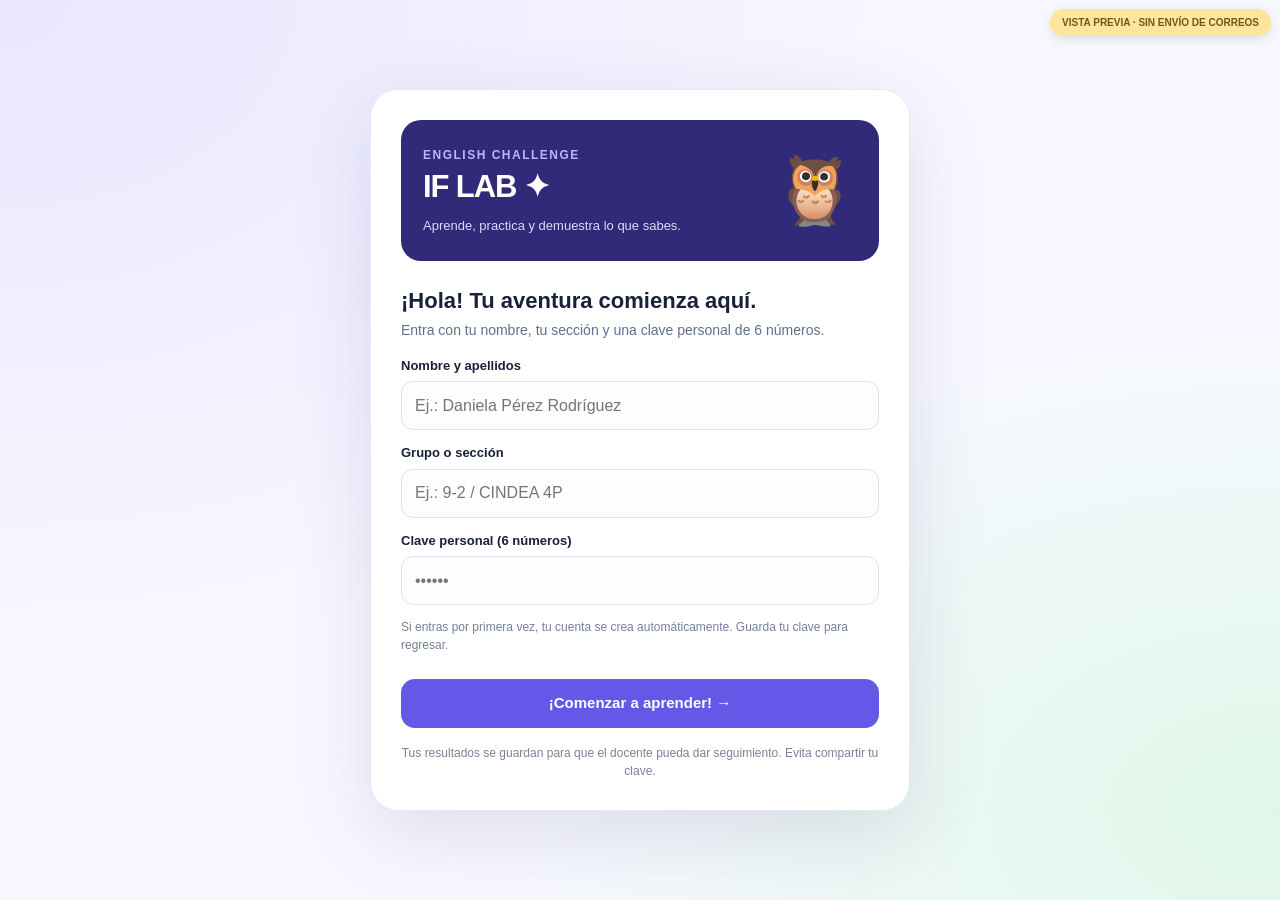
<file: public/assets/aistudio/IF_LAB_DEMO_COMPLETA_93b7f7bb.html>
<!doctype html>
<html lang="es">
<head>
  <meta charset="UTF-8">
  <base target="_top">
  <meta name="viewport" content="width=device-width,initial-scale=1,viewport-fit=cover">
  <meta name="theme-color" content="#29265d">
  <title>IF LAB · Laboratorio de Condicionales</title>
  <style>
    :root{--ink:#182139;--sub:#61708a;--main:#6558e8;--main2:#4438b1;--bg:#f4f6ff;--card:#fff;--line:#e5e8f4;--mint:#cff4dc;--mintInk:#196d48;--rose:#ffe5e7;--roseInk:#9b303d;--gold:#f4ca61;--violet:#eceaff;--shadow:0 12px 44px rgba(42,45,99,.07);--r:21px}
    *{box-sizing:border-box}html{scroll-behavior:smooth}body{margin:0;background:var(--bg);color:var(--ink);font-family:Inter,ui-sans-serif,-apple-system,BlinkMacSystemFont,"Segoe UI",sans-serif;font-size:15px;line-height:1.5;-webkit-tap-highlight-color:transparent}button,input,select{font:inherit}button{cursor:pointer}button:disabled{opacity:.48;cursor:not-allowed}button:focus-visible,input:focus-visible{outline:3px solid #b2aafe;outline-offset:2px}button{transition:transform .16s,background .16s,border-color .16s}button:not(:disabled):active{transform:scale(.985)}.hide{display:none!important}
    .wrap{max-width:1120px;margin:0 auto;padding:0 22px}.site-header{background:#29265d;color:#fff;position:relative;overflow:hidden}.site-header:after{content:"";width:340px;height:340px;border-radius:50%;position:absolute;right:-80px;top:-230px;background:#4f448f;opacity:.55;pointer-events:none}.headbar{min-height:76px;display:flex;align-items:center;justify-content:space-between;gap:14px;position:relative;z-index:1}.brand{display:flex;align-items:center;gap:11px;font-weight:850;letter-spacing:-.7px;font-size:21px}.brandmark{display:grid;place-items:center;width:39px;height:39px;border-radius:13px;background:#ceffc4;color:#27254d;font-weight:950;font-size:14px;transform:rotate(-6deg)}.tagline{color:#cbc8f0;font-size:11px;letter-spacing:1px;text-transform:uppercase;font-weight:750}.student-top{display:flex;gap:10px;align-items:center;font-size:13px;color:#e0dafa}.avatar{background:#a8f0bb;color:#2b3c2f;border-radius:50%;width:36px;height:36px;display:grid;place-items:center;font-weight:900}
    main{min-height:calc(100vh - 160px);padding:30px 0 120px}.hero{background:#29265d;color:white;border-radius:25px;padding:30px 30px 25px;position:relative;overflow:hidden;display:flex;gap:24px;align-items:center;justify-content:space-between;box-shadow:0 15px 35px rgba(35,32,86,.13)}.hero:before{content:"";position:absolute;right:100px;bottom:-110px;width:280px;height:280px;background:rgba(157,144,255,.14);border-radius:50%}.hero-copy{position:relative;z-index:1;max-width:590px}.eyebrow{font-size:12px;font-weight:850;letter-spacing:1.5px;text-transform:uppercase;color:#bcb6fd}.hero h1{font-size:clamp(27px,5vw,42px);line-height:1.13;letter-spacing:-1.4px;margin:12px 0}.hero p{color:#dad8f7;font-size:15px;max-width:520px;margin:0 0 20px}.mascot{font-size:clamp(70px,10vw,130px);filter:drop-shadow(0 14px 10px rgba(0,0,0,.15));transform:rotate(-9deg);position:relative;z-index:1;user-select:none;animation:float 4s ease-in-out infinite}@keyframes float{50%{transform:translateY(-9px) rotate(-4deg)}}
    .btn{border:0;border-radius:14px;padding:13px 18px;font-weight:820;display:inline-flex;gap:9px;justify-content:center;align-items:center;min-height:46px}.btn-primary{background:var(--main);color:white}.btn-primary:hover{background:var(--main2)}.btn-light{background:white;color:#39368d}.btn-ghost{background:#eeedff;color:#4d45b7}.btn-outline{background:transparent;color:var(--main2);border:1px solid #c6c1f9}.btn-danger{background:#ad2a46;color:white}.btn-sm{min-height:38px;padding:8px 13px;border-radius:11px;font-size:13px}.btn-wide{width:100%}.btn-row{display:flex;flex-wrap:wrap;gap:10px;margin-top:20px}.heading{margin:31px 0 17px;display:flex;align-items:center;justify-content:space-between;gap:15px}.heading h2{font-size:23px;letter-spacing:-.7px;line-height:1.2;margin:0}.heading p{margin:5px 0 0;color:var(--sub);font-size:14px}
    .grid{display:grid;grid-template-columns:repeat(3,minmax(0,1fr));gap:16px}.card{background:var(--card);border:1px solid var(--line);border-radius:var(--r);padding:21px;box-shadow:var(--shadow)}.level-card{position:relative;display:flex;flex-direction:column;gap:9px;min-height:245px;overflow:hidden}.level-card.locked{opacity:.7}.level-card .number{display:flex;align-items:center;justify-content:space-between}.level-icon{width:54px;height:54px;border-radius:16px;background:#f0efff;display:grid;place-items:center;font-size:27px}.pill{padding:5px 10px;background:#f0efff;color:#6554c5;border-radius:999px;font-size:11px;font-weight:820;white-space:nowrap}.pill.ok{background:#def9e7;color:#20724b}.pill.off{background:#f2f3f8;color:#7e899e}.level-card h3{margin:4px 0 0;font-size:20px;letter-spacing:-.5px}.level-card p{margin:0;color:var(--sub);font-size:13px;flex:1}.level-card .btn{align-self:stretch}.level-card.current{border-color:#b7b0f9;box-shadow:0 12px 35px rgba(95,75,202,.1)}.info-strip{margin-top:20px;display:grid;grid-template-columns:repeat(3,minmax(0,1fr));gap:12px}.small-stat{border-radius:16px;background:white;padding:18px 20px;border:1px solid var(--line);display:flex;gap:13px;align-items:center}.stat-icon{font-size:26px}.small-stat b{font-size:21px;display:block;line-height:1.1}.small-stat span{font-size:12px;color:var(--sub)}
    .nav{position:fixed;bottom:0;left:0;right:0;z-index:30;border-top:1px solid #e5e8f6;background:rgba(255,255,255,.97);backdrop-filter:blur(15px);padding:8px max(12px,env(safe-area-inset-right)) max(10px,env(safe-area-inset-bottom));box-shadow:0 -7px 20px rgba(34,43,87,.05)}.nav-inner{max-width:650px;margin:auto;display:flex;justify-content:space-around;gap:4px}.nav button{border:0;background:transparent;color:#7c879e;min-width:66px;flex:1;border-radius:13px;padding:8px 3px;font-size:11px;font-weight:800;display:grid;justify-items:center;gap:3px}.nav button span{font-size:20px}.nav button.active{color:var(--main2);background:#f1efff}
    .back{border:0;background:transparent;color:#6961b0;padding:3px 0;font-weight:760;display:inline-flex;align-items:center;gap:6px;margin-bottom:14px}.level-header{display:flex;align-items:center;gap:18px;margin-bottom:19px}.level-header-icon{width:74px;height:74px;flex-shrink:0;display:grid;place-items:center;border-radius:21px;background:#eae8ff;font-size:38px}.level-header h1{font-size:clamp(25px,5vw,34px);letter-spacing:-1px;line-height:1.15;margin:2px 0}.level-header p{margin:0;color:var(--sub)}.lesson-columns{display:grid;grid-template-columns:1.3fr .7fr;gap:17px}.lesson-panel h3{margin:0 0 12px;font-size:19px}.formula{margin:15px 0;padding:16px;border-radius:14px;background:#f0efff;color:#36308b;font-weight:850;font-size:17px;line-height:1.5;word-break:break-word}.lesson-text{color:#586883;margin:12px 0}.example{display:flex;justify-content:space-between;gap:8px;border:1px solid #edf0f6;padding:13px;border-radius:13px;background:#f9faff;margin-bottom:11px}.example em{display:block;color:#69768e;font-style:normal;font-size:13px;margin-top:4px}.example b{font-size:14px}.speak{flex-shrink:0;background:#eeedff;color:#4b43af;width:37px;height:37px;border:0;border-radius:11px}.tip{background:#eaf9f1;border:1px solid #c8f0d6;border-radius:16px;padding:15px;color:#226342;font-size:14px}.mistakes{background:#fff8ea;border:1px solid #fae9c4;padding:14px;border-radius:15px;color:#6d5730}.mistakes p{margin:5px 0}.step-list{margin:0;padding-left:22px;color:#52617c}.step-list li{padding:7px 0}.action-card{background:#312b70;color:white;border-radius:20px;padding:24px;position:relative;overflow:hidden}.action-card p{color:#dfdafe}.action-card h3{font-size:20px;margin:5px 0}.action-card .btn{width:100%}
    .mode-grid{display:grid;grid-template-columns:1fr 1fr;gap:18px}.mode{min-height:290px;display:flex;flex-direction:column}.mode .picture{font-size:45px}.mode h3{font-size:24px;margin:12px 0 4px}.mode p{color:var(--sub);margin:0 0 15px}.mode .benefits{flex:1}.benefits span{display:block;color:#53627c;font-size:13px;margin:6px 0}.mode .btn{margin-top:16px}.warning{border:1px solid #f2c9bb;background:#fff5ee;color:#804733;border-radius:15px;padding:16px;font-size:13px}.warning strong{display:block;margin-bottom:7px;color:#823d29}.study-note{border-radius:13px;padding:15px;background:#e8f8eb;color:#265c3a;font-size:13px}.session-top{display:flex;justify-content:space-between;align-items:center;gap:10px;margin-bottom:15px}.session-top h1{font-size:22px;margin:0}.bar{background:#e8e9f5;height:10px;overflow:hidden;border-radius:20px}.bar-fill{background:linear-gradient(90deg,#7c6af2,#49bdae);height:100%;border-radius:20px;transition:width .25s}.question-card{padding:clamp(17px,4vw,32px);margin-top:17px}.question-label{display:flex;align-items:center;justify-content:space-between;font-size:12px;letter-spacing:.5px;text-transform:uppercase;color:#777e98;font-weight:830}.question{white-space:pre-line;font-size:clamp(19px,4vw,26px);line-height:1.45;font-weight:850;letter-spacing:-.4px;margin:21px 0 24px}.options{display:grid;gap:11px}.option{display:flex;align-items:flex-start;gap:11px;text-align:left;background:#fbfcff;border:1.7px solid #e1e5f1;color:#28344f;border-radius:14px;padding:13px 14px;width:100%;font-size:15px;min-height:55px;line-height:1.45}.option:hover:not(:disabled){border-color:#a79cf7;background:#f5f3ff}.option.selected{border-color:#7162e5;background:#f0eeff}.option.correct{border-color:#70ca9f;background:#e5f8ed}.option.wrong{border-color:#f0a4a5;background:#fff0ee}.choice{display:grid;place-items:center;flex-shrink:0;width:26px;height:26px;border-radius:8px;background:white;border:1px solid #d7def0;font-size:12px;font-weight:850}.feedback{margin-top:17px;padding:17px;border-radius:14px;background:#e9fbf0;border:1px solid #b3e7c7;color:#286146}.feedback.wrong{background:#fff4eb;border-color:#f0d8b7;color:#865330}.feedback h3{margin:0 0 3px}.feedback p{margin:0;font-size:14px}.control-line{display:flex;justify-content:space-between;gap:12px;align-items:center;margin-top:18px;flex-wrap:wrap}.control-line small{color:var(--sub)}.integrity{margin-top:11px;font-size:12px;color:#8e5b43;display:flex;gap:7px;align-items:center}
    .result{text-align:center;max-width:710px;margin:30px auto 10px;padding:36px 25px}.result-emoji{font-size:73px}.result h1{font-size:32px;letter-spacing:-1px;margin:8px 0}.result .score{font-size:68px;letter-spacing:-3px;font-weight:900;line-height:1.2;color:#5548c9}.result .score small{font-size:23px;color:#7c88a0;letter-spacing:0}.result p{color:var(--sub)}.result .btn-row{justify-content:center}.certificate{margin:18px auto;background:#eaf8f0;color:#256743;border-radius:15px;padding:13px;font-weight:800;max-width:420px}.certificate.fail{background:#fff4ec;color:#8e573c}.progress-list{display:grid;gap:12px}.progress-item{display:flex;align-items:center;gap:15px}.progress-item>div:nth-child(2){flex:1}.progress-item p{font-size:13px;color:var(--sub);margin:1px 0}.progress-item b{font-size:15px}.progress-item .level-icon{width:47px;height:47px;font-size:22px}.history{overflow:auto;width:100%}table{width:100%;border-collapse:collapse;text-align:left;min-width:580px}th{font-size:12px;letter-spacing:.35px;color:#68758a;background:#f5f6fb}th,td{padding:11px 14px;border-bottom:1px solid #e9edf4}td{font-size:13px}tbody tr:hover{background:#fafaff}.login-shell{min-height:100dvh;display:grid;place-items:center;padding:23px;background:radial-gradient(ellipse at 0% 0%,#e8e7ff,transparent 53%),radial-gradient(ellipse at 100% 90%,#dff7e8,transparent 42%),#f7f8ff}.login-card{width:100%;max-width:540px;background:white;border:1px solid #e7e8f4;border-radius:28px;box-shadow:0 23px 80px rgba(43,32,102,.12);padding:30px}.login-art{background:#302a78;color:white;border-radius:20px;padding:20px 22px;display:flex;align-items:center;justify-content:space-between;gap:8px;margin-bottom:23px}.login-art h1{font-size:31px;margin:0;letter-spacing:-1.1px}.login-art p{color:#ded9ff;margin:5px 0 0;font-size:13px}.login-art .owl{font-size:67px}.field{display:block;margin:13px 0}.field b{font-size:13px;display:block;margin-bottom:6px}.field input{width:100%;min-height:49px;border-radius:12px;border:1.5px solid #dde1f0;background:#fcfdff;padding:11px 13px;font-size:16px;color:#28334f}.tiny{font-size:12px;color:#748099}.login-card .btn{margin-top:13px}.login-privacy{margin:16px 0 0;color:#788397;font-size:12px;text-align:center}.error{margin:12px 0 0;border-radius:11px;padding:11px 13px;background:#ffeded;border:1px solid #ffcaca;color:#a12b46;font-size:13px}.notice{position:fixed;left:50%;bottom:92px;transform:translateX(-50%);background:#2c275b;color:white;border-radius:14px;padding:13px 18px;z-index:90;font-weight:760;box-shadow:0 12px 32px rgba(0,0,0,.22);max-width:calc(100vw - 25px);text-align:center}.modal-back{position:fixed;inset:0;z-index:60;background:rgba(24,22,55,.58);display:grid;place-items:center;padding:18px}.modal{width:100%;max-width:500px;background:white;border-radius:23px;padding:25px;box-shadow:0 25px 80px rgba(0,0,0,.2)}.modal h2{margin:0 0 12px;font-size:23px}.modal p{color:var(--sub)}.modal .warning{margin:14px 0}.admin-title{display:flex;gap:12px;align-items:center}.admin-title span{font-size:37px}.demo-label{position:fixed;right:9px;top:9px;background:#ffe59c;color:#735619;z-index:100;padding:6px 12px;font-size:10px;font-weight:900;border-radius:20px;box-shadow:0 3px 10px #ddd}
    @media(max-width:800px){.grid{grid-template-columns:repeat(2,minmax(0,1fr))}.lesson-columns{grid-template-columns:1fr}.hero{padding:25px}.mascot{font-size:84px}.info-strip{grid-template-columns:repeat(3,minmax(0,1fr))}.small-stat{padding:13px;gap:8px}}
    @media(max-width:570px){.wrap{padding:0 15px}.headbar{min-height:68px}.brand{font-size:19px}.tagline{font-size:9px}.student-top{font-size:11px}.avatar{width:33px;height:33px}.hero{padding:23px;min-height:205px}.hero h1{font-size:29px}.hero p{font-size:13px}.mascot{font-size:60px;align-self:flex-start;margin-top:10px}.grid,.mode-grid{grid-template-columns:1fr}.level-card{min-height:190px}.info-strip{grid-template-columns:1fr 1fr;gap:9px}.small-stat{padding:10px}.small-stat b{font-size:19px}.small-stat span{font-size:11px}.heading h2{font-size:22px}.level-header-icon{width:59px;height:59px;font-size:30px}.level-header{gap:13px}.level-header h1{font-size:25px}.level-header p{font-size:12px}.mode{min-height:260px}.question-card{padding:17px}.question{font-size:20px}.session-top h1{font-size:18px}.result{padding:25px 15px}.result .score{font-size:62px}.login-card{padding:20px}.login-art{padding:15px}.login-art h1{font-size:28px}.login-art .owl{font-size:53px}main{padding-top:21px}}
    @media(prefers-reduced-motion:reduce){*,*:before,*:after{animation:none!important;transition:none!important;scroll-behavior:auto!important}}
  </style>
</head>
<body>
<div id="app"></div><div id="toast" class="notice hide" role="status" aria-live="polite"></div>
<div class="demo-label">VISTA PREVIA · SIN ENVÍO DE CORREOS</div>
<script>
window.__IF_DEMO_BANK = {"zero":[{"id":"zero-r01","q":"Completa en ZERO CONDITIONAL:\nIf you heat ice, …","options":["it melts","it will melt","it would melt","it would have melted"],"why":"Zero conditional: present simple + present simple. Se usa para hechos y hábitos generales. Ejemplo: If you heat ice, it melts."},{"id":"zero-i01","q":"Elige el verbo correcto en ZERO CONDITIONAL:\nIf you ___ ice, it melts.","options":["heat","heated","will heat","had heated"],"why":"Zero conditional: present simple + present simple. Se usa para hechos y hábitos generales. Ejemplo: If you heat ice, it melts."},{"id":"zero-r02","q":"Completa en ZERO CONDITIONAL:\nIf plants do not get sunlight, …","options":["they grow poorly","they will grow poorly","they would grow poorly","they would have grown poorly"],"why":"Zero conditional: present simple + present simple. Se usa para hechos y hábitos generales. Ejemplo: If plants do not get sunlight, they grow poorly."},{"id":"zero-i02","q":"Elige el verbo correcto en ZERO CONDITIONAL:\nIf plants ___ sunlight, they grow poorly.","options":["do not get","did not get","will not get","had not got"],"why":"Zero conditional: present simple + present simple. Se usa para hechos y hábitos generales. Ejemplo: If plants do not get sunlight, they grow poorly."},{"id":"zero-r03","q":"Completa en ZERO CONDITIONAL:\nIf you mix red and blue paint, …","options":["you get purple","you will get purple","you would get purple","you would have got purple"],"why":"Zero conditional: present simple + present simple. Se usa para hechos y hábitos generales. Ejemplo: If you mix red and blue paint, you get purple."},{"id":"zero-i03","q":"Elige el verbo correcto en ZERO CONDITIONAL:\nIf you ___ red and blue paint, you get purple.","options":["mix","mixed","will mix","had mixed"],"why":"Zero conditional: present simple + present simple. Se usa para hechos y hábitos generales. Ejemplo: If you mix red and blue paint, you get purple."},{"id":"zero-r04","q":"Completa en ZERO CONDITIONAL:\nIf people do not drink water, …","options":["they become dehydrated","they will become dehydrated","they would become dehydrated","they would have become dehydrated"],"why":"Zero conditional: present simple + present simple. Se usa para hechos y hábitos generales. Ejemplo: If people do not drink water, they become dehydrated."},{"id":"zero-i04","q":"Elige el verbo correcto en ZERO CONDITIONAL:\nIf people ___ water, they become dehydrated.","options":["do not drink","did not drink","will not drink","had not drunk"],"why":"Zero conditional: present simple + present simple. Se usa para hechos y hábitos generales. Ejemplo: If people do not drink water, they become dehydrated."},{"id":"zero-r05","q":"Completa en ZERO CONDITIONAL:\nIf you freeze water, …","options":["it turns into ice","it will turn into ice","it would turn into ice","it would have turned into ice"],"why":"Zero conditional: present simple + present simple. Se usa para hechos y hábitos generales. Ejemplo: If you freeze water, it turns into ice."},{"id":"zero-i05","q":"Elige el verbo correcto en ZERO CONDITIONAL:\nIf you ___ water, it turns into ice.","options":["freeze","froze","will freeze","had frozen"],"why":"Zero conditional: present simple + present simple. Se usa para hechos y hábitos generales. Ejemplo: If you freeze water, it turns into ice."},{"id":"zero-r06","q":"Completa en ZERO CONDITIONAL:\nIf the sun sets, …","options":["the sky gets darker","the sky will get darker","the sky would get darker","the sky would have got darker"],"why":"Zero conditional: present simple + present simple. Se usa para hechos y hábitos generales. Ejemplo: If the sun sets, the sky gets darker."},{"id":"zero-i06","q":"Elige el verbo correcto en ZERO CONDITIONAL:\nIf the sun ___, the sky gets darker.","options":["sets","set","will set","had set"],"why":"Zero conditional: present simple + present simple. Se usa para hechos y hábitos generales. Ejemplo: If the sun sets, the sky gets darker."},{"id":"zero-r07","q":"Completa en ZERO CONDITIONAL:\nIf babies are hungry, …","options":["they often cry","they will often cry","they would often cry","they would have often cried"],"why":"Zero conditional: present simple + present simple. Se usa para hechos y hábitos generales. Ejemplo: If babies are hungry, they often cry."},{"id":"zero-i07","q":"Elige el verbo correcto en ZERO CONDITIONAL:\nIf babies ___ hungry, they often cry.","options":["are","were","will be","had been"],"why":"Zero conditional: present simple + present simple. Se usa para hechos y hábitos generales. Ejemplo: If babies are hungry, they often cry."},{"id":"zero-r08","q":"Completa en ZERO CONDITIONAL:\nIf you add sugar to tea, …","options":["it tastes sweeter","it will taste sweeter","it would taste sweeter","it would have tasted sweeter"],"why":"Zero conditional: present simple + present simple. Se usa para hechos y hábitos generales. Ejemplo: If you add sugar to tea, it tastes sweeter."},{"id":"zero-i08","q":"Elige el verbo correcto en ZERO CONDITIONAL:\nIf you ___ sugar to tea, it tastes sweeter.","options":["add","added","will add","had added"],"why":"Zero conditional: present simple + present simple. Se usa para hechos y hábitos generales. Ejemplo: If you add sugar to tea, it tastes sweeter."},{"id":"zero-r09","q":"Completa en ZERO CONDITIONAL:\nIf you do not charge your phone, …","options":["the battery runs out","the battery will run out","the battery would run out","the battery would have run out"],"why":"Zero conditional: present simple + present simple. Se usa para hechos y hábitos generales. Ejemplo: If you do not charge your phone, the battery runs out."},{"id":"zero-i09","q":"Elige el verbo correcto en ZERO CONDITIONAL:\nIf you ___ your phone, the battery runs out.","options":["do not charge","did not charge","will not charge","had not charged"],"why":"Zero conditional: present simple + present simple. Se usa para hechos y hábitos generales. Ejemplo: If you do not charge your phone, the battery runs out."},{"id":"zero-r10","q":"Completa en ZERO CONDITIONAL:\nIf dogs hear a strange noise, …","options":["they sometimes bark","they will sometimes bark","they would sometimes bark","they would have sometimes barked"],"why":"Zero conditional: present simple + present simple. Se usa para hechos y hábitos generales. Ejemplo: If dogs hear a strange noise, they sometimes bark."},{"id":"zero-i10","q":"Elige el verbo correcto en ZERO CONDITIONAL:\nIf dogs ___ a strange noise, they sometimes bark.","options":["hear","heard","will hear","had heard"],"why":"Zero conditional: present simple + present simple. Se usa para hechos y hábitos generales. Ejemplo: If dogs hear a strange noise, they sometimes bark."},{"id":"zero-r11","q":"Completa en ZERO CONDITIONAL:\nIf you leave milk outside for too long, …","options":["it goes bad","it will go bad","it would go bad","it would have gone bad"],"why":"Zero conditional: present simple + present simple. Se usa para hechos y hábitos generales. Ejemplo: If you leave milk outside for too long, it goes bad."},{"id":"zero-i11","q":"Elige el verbo correcto en ZERO CONDITIONAL:\nIf you ___ milk outside for too long, it goes bad.","options":["leave","left","will leave","had left"],"why":"Zero conditional: present simple + present simple. Se usa para hechos y hábitos generales. Ejemplo: If you leave milk outside for too long, it goes bad."},{"id":"zero-r12","q":"Completa en ZERO CONDITIONAL:\nIf someone presses this button, …","options":["the machine starts","the machine will start","the machine would start","the machine would have started"],"why":"Zero conditional: present simple + present simple. Se usa para hechos y hábitos generales. Ejemplo: If someone presses this button, the machine starts."},{"id":"zero-i12","q":"Elige el verbo correcto en ZERO CONDITIONAL:\nIf someone ___ this button, the machine starts.","options":["presses","pressed","will press","had pressed"],"why":"Zero conditional: present simple + present simple. Se usa para hechos y hábitos generales. Ejemplo: If someone presses this button, the machine starts."},{"id":"zero-r13","q":"Completa en ZERO CONDITIONAL:\nIf it is winter in Canada, …","options":["temperatures are usually low","temperatures will usually be low","temperatures would usually be low","temperatures would have usually been low"],"why":"Zero conditional: present simple + present simple. Se usa para hechos y hábitos generales. Ejemplo: If it is winter in Canada, temperatures are usually low."},{"id":"zero-i13","q":"Elige el verbo correcto en ZERO CONDITIONAL:\nIf it ___ winter in Canada, temperatures are usually low.","options":["is","was","will be","had been"],"why":"Zero conditional: present simple + present simple. Se usa para hechos y hábitos generales. Ejemplo: If it is winter in Canada, temperatures are usually low."},{"id":"zero-r14","q":"Completa en ZERO CONDITIONAL:\nIf you touch a hot stove, …","options":["it burns your skin","it will burn your skin","it would burn your skin","it would have burned your skin"],"why":"Zero conditional: present simple + present simple. Se usa para hechos y hábitos generales. Ejemplo: If you touch a hot stove, it burns your skin."},{"id":"zero-i14","q":"Elige el verbo correcto en ZERO CONDITIONAL:\nIf you ___ a hot stove, it burns your skin.","options":["touch","touched","will touch","had touched"],"why":"Zero conditional: present simple + present simple. Se usa para hechos y hábitos generales. Ejemplo: If you touch a hot stove, it burns your skin."},{"id":"zero-r15","q":"Completa en ZERO CONDITIONAL:\nIf a person exercises regularly, …","options":["their heart gets stronger","their heart will get stronger","their heart would get stronger","their heart would have got stronger"],"why":"Zero conditional: present simple + present simple. Se usa para hechos y hábitos generales. Ejemplo: If a person exercises regularly, their heart gets stronger."},{"id":"zero-i15","q":"Elige el verbo correcto en ZERO CONDITIONAL:\nIf a person ___ regularly, their heart gets stronger.","options":["exercises","exercised","will exercise","had exercised"],"why":"Zero conditional: present simple + present simple. Se usa para hechos y hábitos generales. Ejemplo: If a person exercises regularly, their heart gets stronger."},{"id":"zero-r16","q":"Completa en ZERO CONDITIONAL:\nIf you divide ten by two, …","options":["you get five","you will get five","you would get five","you would have got five"],"why":"Zero conditional: present simple + present simple. Se usa para hechos y hábitos generales. Ejemplo: If you divide ten by two, you get five."},{"id":"zero-i16","q":"Elige el verbo correcto en ZERO CONDITIONAL:\nIf you ___ ten by two, you get five.","options":["divide","divided","will divide","had divided"],"why":"Zero conditional: present simple + present simple. Se usa para hechos y hábitos generales. Ejemplo: If you divide ten by two, you get five."},{"id":"zero-c01","q":"¿Qué estructura corresponde al zero conditional?","options":["If + present simple, present simple","If + past simple, would + verb","If + present simple, will + verb","If + past perfect, would have + participle"],"why":"Zero conditional: present simple + present simple. Se usa para hechos y hábitos generales."},{"id":"zero-c02","q":"¿Para qué se utiliza principalmente el condicional cero?","options":["Hechos generales y situaciones que se repiten","Arrepentimientos del pasado","Situaciones imaginarias del presente","Planes futuros poco probables"],"why":"Zero conditional: present simple + present simple. Se usa para hechos y hábitos generales."},{"id":"zero-c03","q":"¿Qué expresa «If you heat ice, it melts»?","options":["Un resultado general","Una hipótesis imposible del pasado","Una promesa futura","Un deseo irreal"],"why":"Zero conditional: present simple + present simple. Se usa para hechos y hábitos generales."},{"id":"zero-c04","q":"¿Qué tiempos verbales predominan en ambas cláusulas del zero conditional?","options":["Present simple y present simple","Past perfect y would have","Past simple y would","Present simple y would"],"why":"Zero conditional: present simple + present simple. Se usa para hechos y hábitos generales."},{"id":"zero-c05","q":"¿Qué palabra puede sustituir a «if» cuando se habla de una regla general?","options":["When","Unless not","Although","Despite"],"why":"Zero conditional: present simple + present simple. Se usa para hechos y hábitos generales."},{"id":"zero-c06","q":"Selecciona la frase en condicional cero.","options":["If you press this key, the screen lights up.","If you pressed this key, the screen would light up.","If you had pressed this key, it would have lit up.","If you press this key, it will light up tomorrow."],"why":"Zero conditional: present simple + present simple. Se usa para hechos y hábitos generales."},{"id":"zero-c07","q":"¿Qué opción representa una rutina habitual?","options":["If I feel tired, I take a short break.","If I had felt tired, I would have rested.","If I felt tired, I would take a break.","If I feel tired, I will take a break later."],"why":"Zero conditional: present simple + present simple. Se usa para hechos y hábitos generales."},{"id":"zero-c08","q":"¿Cuál es un error típico que debes evitar en el condicional cero?","options":["Usar «would» para una verdad general","Usar presente simple después de «if»","Describir hechos científicos","Emplear «when» para una regla general"],"why":"Zero conditional: present simple + present simple. Se usa para hechos y hábitos generales."}],"first":[{"id":"first-r01","q":"Completa en FIRST CONDITIONAL:\nIf it rains tomorrow, …","options":["we will stay at home","we stay at home","we would stay at home","we would have stayed at home"],"why":"First conditional: if + present simple; resultado con will + verbo base. Se refiere a una posibilidad real. Ejemplo: If it rains tomorrow, we will stay at home."},{"id":"first-i01","q":"Elige el verbo correcto en FIRST CONDITIONAL:\nIf it ___ tomorrow, we will stay at home.","options":["rains","will rain","rained","had rained"],"why":"First conditional: if + present simple; resultado con will + verbo base. Se refiere a una posibilidad real. Ejemplo: If it rains tomorrow, we will stay at home."},{"id":"first-r02","q":"Completa en FIRST CONDITIONAL:\nIf I finish my homework early, …","options":["I will watch a movie","I watch a movie","I would watch a movie","I would have watched a movie"],"why":"First conditional: if + present simple; resultado con will + verbo base. Se refiere a una posibilidad real. Ejemplo: If I finish my homework early, I will watch a movie."},{"id":"first-i02","q":"Elige el verbo correcto en FIRST CONDITIONAL:\nIf I ___ my homework early, I will watch a movie.","options":["finish","will finish","finished","had finished"],"why":"First conditional: if + present simple; resultado con will + verbo base. Se refiere a una posibilidad real. Ejemplo: If I finish my homework early, I will watch a movie."},{"id":"first-r03","q":"Completa en FIRST CONDITIONAL:\nIf she studies tonight, …","options":["she will do well on the test","she does well on the test","she would do well on the test","she would have done well on the test"],"why":"First conditional: if + present simple; resultado con will + verbo base. Se refiere a una posibilidad real. Ejemplo: If she studies tonight, she will do well on the test."},{"id":"first-i03","q":"Elige el verbo correcto en FIRST CONDITIONAL:\nIf she ___ tonight, she will do well on the test.","options":["studies","will study","studied","had studied"],"why":"First conditional: if + present simple; resultado con will + verbo base. Se refiere a una posibilidad real. Ejemplo: If she studies tonight, she will do well on the test."},{"id":"first-r04","q":"Completa en FIRST CONDITIONAL:\nIf we miss the bus, …","options":["we will take a taxi","we take a taxi","we would take a taxi","we would have taken a taxi"],"why":"First conditional: if + present simple; resultado con will + verbo base. Se refiere a una posibilidad real. Ejemplo: If we miss the bus, we will take a taxi."},{"id":"first-i04","q":"Elige el verbo correcto en FIRST CONDITIONAL:\nIf we ___ the bus, we will take a taxi.","options":["miss","will miss","missed","had missed"],"why":"First conditional: if + present simple; resultado con will + verbo base. Se refiere a una posibilidad real. Ejemplo: If we miss the bus, we will take a taxi."},{"id":"first-r05","q":"Completa en FIRST CONDITIONAL:\nIf you call me later, …","options":["I will answer","I answer","I would answer","I would have answered"],"why":"First conditional: if + present simple; resultado con will + verbo base. Se refiere a una posibilidad real. Ejemplo: If you call me later, I will answer."},{"id":"first-i05","q":"Elige el verbo correcto en FIRST CONDITIONAL:\nIf you ___ me later, I will answer.","options":["call","will call","called","had called"],"why":"First conditional: if + present simple; resultado con will + verbo base. Se refiere a una posibilidad real. Ejemplo: If you call me later, I will answer."},{"id":"first-r06","q":"Completa en FIRST CONDITIONAL:\nIf they save enough money, …","options":["they will buy new bikes","they buy new bikes","they would buy new bikes","they would have bought new bikes"],"why":"First conditional: if + present simple; resultado con will + verbo base. Se refiere a una posibilidad real. Ejemplo: If they save enough money, they will buy new bikes."},{"id":"first-i06","q":"Elige el verbo correcto en FIRST CONDITIONAL:\nIf they ___ enough money, they will buy new bikes.","options":["save","will save","saved","had saved"],"why":"First conditional: if + present simple; resultado con will + verbo base. Se refiere a una posibilidad real. Ejemplo: If they save enough money, they will buy new bikes."},{"id":"first-r07","q":"Completa en FIRST CONDITIONAL:\nIf he feels better tomorrow, …","options":["he will go to school","he goes to school","he would go to school","he would have gone to school"],"why":"First conditional: if + present simple; resultado con will + verbo base. Se refiere a una posibilidad real. Ejemplo: If he feels better tomorrow, he will go to school."},{"id":"first-i07","q":"Elige el verbo correcto en FIRST CONDITIONAL:\nIf he ___ better tomorrow, he will go to school.","options":["feels","will feel","felt","had felt"],"why":"First conditional: if + present simple; resultado con will + verbo base. Se refiere a una posibilidad real. Ejemplo: If he feels better tomorrow, he will go to school."},{"id":"first-r08","q":"Completa en FIRST CONDITIONAL:\nIf the weather is nice on Saturday, …","options":["we will have a picnic","we have a picnic","we would have a picnic","we would have had a picnic"],"why":"First conditional: if + present simple; resultado con will + verbo base. Se refiere a una posibilidad real. Ejemplo: If the weather is nice on Saturday, we will have a picnic."},{"id":"first-i08","q":"Elige el verbo correcto en FIRST CONDITIONAL:\nIf the weather ___ nice on Saturday, we will have a picnic.","options":["is","will be","were","had been"],"why":"First conditional: if + present simple; resultado con will + verbo base. Se refiere a una posibilidad real. Ejemplo: If the weather is nice on Saturday, we will have a picnic."},{"id":"first-r09","q":"Completa en FIRST CONDITIONAL:\nIf you do not hurry, …","options":["you will miss the train","you miss the train","you would miss the train","you would have missed the train"],"why":"First conditional: if + present simple; resultado con will + verbo base. Se refiere a una posibilidad real. Ejemplo: If you do not hurry, you will miss the train."},{"id":"first-i09","q":"Elige el verbo correcto en FIRST CONDITIONAL:\nIf you ___, you will miss the train.","options":["do not hurry","will not hurry","did not hurry","had not hurried"],"why":"First conditional: if + present simple; resultado con will + verbo base. Se refiere a una posibilidad real. Ejemplo: If you do not hurry, you will miss the train."},{"id":"first-r10","q":"Completa en FIRST CONDITIONAL:\nIf my team wins the match, …","options":["we will celebrate tonight","we celebrate tonight","we would celebrate tonight","we would have celebrated tonight"],"why":"First conditional: if + present simple; resultado con will + verbo base. Se refiere a una posibilidad real. Ejemplo: If my team wins the match, we will celebrate tonight."},{"id":"first-i10","q":"Elige el verbo correcto en FIRST CONDITIONAL:\nIf my team ___ the match, we will celebrate tonight.","options":["wins","will win","won","had won"],"why":"First conditional: if + present simple; resultado con will + verbo base. Se refiere a una posibilidad real. Ejemplo: If my team wins the match, we will celebrate tonight."},{"id":"first-r11","q":"Completa en FIRST CONDITIONAL:\nIf your phone battery dies, …","options":["you will need a charger","you need a charger","you would need a charger","you would have needed a charger"],"why":"First conditional: if + present simple; resultado con will + verbo base. Se refiere a una posibilidad real. Ejemplo: If your phone battery dies, you will need a charger."},{"id":"first-i11","q":"Elige el verbo correcto en FIRST CONDITIONAL:\nIf your phone battery ___, you will need a charger.","options":["dies","will die","died","had died"],"why":"First conditional: if + present simple; resultado con will + verbo base. Se refiere a una posibilidad real. Ejemplo: If your phone battery dies, you will need a charger."},{"id":"first-r12","q":"Completa en FIRST CONDITIONAL:\nIf the store is open, …","options":["I will buy some bread","I buy some bread","I would buy some bread","I would have bought some bread"],"why":"First conditional: if + present simple; resultado con will + verbo base. Se refiere a una posibilidad real. Ejemplo: If the store is open, I will buy some bread."},{"id":"first-i12","q":"Elige el verbo correcto en FIRST CONDITIONAL:\nIf the store ___ open, I will buy some bread.","options":["is","will be","were","had been"],"why":"First conditional: if + present simple; resultado con will + verbo base. Se refiere a una posibilidad real. Ejemplo: If the store is open, I will buy some bread."},{"id":"first-r13","q":"Completa en FIRST CONDITIONAL:\nIf Ana comes to the party, …","options":["we will make room for her","we make room for her","we would make room for her","we would have made room for her"],"why":"First conditional: if + present simple; resultado con will + verbo base. Se refiere a una posibilidad real. Ejemplo: If Ana comes to the party, we will make room for her."},{"id":"first-i13","q":"Elige el verbo correcto en FIRST CONDITIONAL:\nIf Ana ___ to the party, we will make room for her.","options":["comes","will come","came","had come"],"why":"First conditional: if + present simple; resultado con will + verbo base. Se refiere a una posibilidad real. Ejemplo: If Ana comes to the party, we will make room for her."},{"id":"first-r14","q":"Completa en FIRST CONDITIONAL:\nIf I have time after class, …","options":["I will help you","I help you","I would help you","I would have helped you"],"why":"First conditional: if + present simple; resultado con will + verbo base. Se refiere a una posibilidad real. Ejemplo: If I have time after class, I will help you."},{"id":"first-i14","q":"Elige el verbo correcto en FIRST CONDITIONAL:\nIf I ___ time after class, I will help you.","options":["have","will have","had","had had"],"why":"First conditional: if + present simple; resultado con will + verbo base. Se refiere a una posibilidad real. Ejemplo: If I have time after class, I will help you."},{"id":"first-r15","q":"Completa en FIRST CONDITIONAL:\nIf the teacher explains it again, …","options":["we will understand it better","we understand it better","we would understand it better","we would have understood it better"],"why":"First conditional: if + present simple; resultado con will + verbo base. Se refiere a una posibilidad real. Ejemplo: If the teacher explains it again, we will understand it better."},{"id":"first-i15","q":"Elige el verbo correcto en FIRST CONDITIONAL:\nIf the teacher ___ it again, we will understand it better.","options":["explains","will explain","explained","had explained"],"why":"First conditional: if + present simple; resultado con will + verbo base. Se refiere a una posibilidad real. Ejemplo: If the teacher explains it again, we will understand it better."},{"id":"first-r16","q":"Completa en FIRST CONDITIONAL:\nIf we leave at seven, …","options":["we will arrive on time","we arrive on time","we would arrive on time","we would have arrived on time"],"why":"First conditional: if + present simple; resultado con will + verbo base. Se refiere a una posibilidad real. Ejemplo: If we leave at seven, we will arrive on time."},{"id":"first-i16","q":"Elige el verbo correcto en FIRST CONDITIONAL:\nIf we ___ at seven, we will arrive on time.","options":["leave","will leave","left","had left"],"why":"First conditional: if + present simple; resultado con will + verbo base. Se refiere a una posibilidad real. Ejemplo: If we leave at seven, we will arrive on time."},{"id":"first-c01","q":"¿Qué estructura identifica al first conditional?","options":["If + present simple, will + base verb","If + past simple, would + base verb","If + past perfect, would have + participle","If + present simple, present simple"],"why":"First conditional: if + present simple; resultado con will + verbo base. Se refiere a una posibilidad real."},{"id":"first-c02","q":"¿Para qué se utiliza principalmente el primer condicional?","options":["Posibilidades reales en el futuro","Hechos científicos permanentes","Acciones pasadas imposibles de cambiar","Hipótesis irreales del pasado"],"why":"First conditional: if + present simple; resultado con will + verbo base. Se refiere a una posibilidad real."},{"id":"first-c03","q":"¿Qué forma verbal normalmente NO se usa en la cláusula «if» del first conditional?","options":["Will + infinitive","Present simple","Does en una frase negativa","Present simple con tercera persona"],"why":"First conditional: if + present simple; resultado con will + verbo base. Se refiere a una posibilidad real."},{"id":"first-c04","q":"Elige la frase correcta de first conditional.","options":["If I see her, I will say hello.","If I will see her, I say hello.","If I saw her, I say hello.","If I had seen her, I will say hello."],"why":"First conditional: if + present simple; resultado con will + verbo base. Se refiere a una posibilidad real."},{"id":"first-c05","q":"¿Qué significa «If I have time, I will call you»?","options":["La llamada es posible si tengo tiempo","La llamada ocurrió en el pasado","Nunca tendré tiempo","La llamada es un hecho científico"],"why":"First conditional: if + present simple; resultado con will + verbo base. Se refiere a una posibilidad real."},{"id":"first-c06","q":"¿Qué verbo auxiliar aparece normalmente en la oración principal?","options":["Will","Had","Were","Did"],"why":"First conditional: if + present simple; resultado con will + verbo base. Se refiere a una posibilidad real."},{"id":"first-c07","q":"¿Cuál oración expresa una consecuencia futura probable?","options":["If they train, they will improve.","If they had trained, they would have improved.","If they trained, they would improve.","If they train, they improve every day."],"why":"First conditional: if + present simple; resultado con will + verbo base. Se refiere a una posibilidad real."},{"id":"first-c08","q":"En «Unless you study, you will fail», «unless» significa:","options":["If ... not (si no)","Even though (aunque)","Because (porque)","After (después)"],"why":"First conditional: if + present simple; resultado con will + verbo base. Se refiere a una posibilidad real."}],"second":[{"id":"second-r01","q":"Completa en SECOND CONDITIONAL:\nIf I had more free time, …","options":["I would learn Italian","I will learn Italian","I learn Italian","I would have learned Italian"],"why":"Second conditional: if + past simple; resultado con would + verbo base. Es una situación hipotética. Ejemplo: If I had more free time, I would learn Italian."},{"id":"second-i01","q":"Elige el verbo correcto en SECOND CONDITIONAL:\nIf I ___ more free time, I would learn Italian.","options":["had","have","will have","had had"],"why":"Second conditional: if + past simple; resultado con would + verbo base. Es una situación hipotética. Ejemplo: If I had more free time, I would learn Italian."},{"id":"second-r02","q":"Completa en SECOND CONDITIONAL:\nIf she were the principal, …","options":["she would change the schedule","she will change the schedule","she changes the schedule","she would have changed the schedule"],"why":"Second conditional: if + past simple; resultado con would + verbo base. Es una situación hipotética. Ejemplo: If she were the principal, she would change the schedule."},{"id":"second-i02","q":"Elige el verbo correcto en SECOND CONDITIONAL:\nIf she ___ the principal, she would change the schedule.","options":["were","is","will be","had been"],"why":"Second conditional: if + past simple; resultado con would + verbo base. Es una situación hipotética. Ejemplo: If she were the principal, she would change the schedule."},{"id":"second-r03","q":"Completa en SECOND CONDITIONAL:\nIf we lived near the beach, …","options":["we would swim every morning","we will swim every morning","we swim every morning","we would have swum every morning"],"why":"Second conditional: if + past simple; resultado con would + verbo base. Es una situación hipotética. Ejemplo: If we lived near the beach, we would swim every morning."},{"id":"second-i03","q":"Elige el verbo correcto en SECOND CONDITIONAL:\nIf we ___ near the beach, we would swim every morning.","options":["lived","live","will live","had lived"],"why":"Second conditional: if + past simple; resultado con would + verbo base. Es una situación hipotética. Ejemplo: If we lived near the beach, we would swim every morning."},{"id":"second-r04","q":"Completa en SECOND CONDITIONAL:\nIf he knew the answer, …","options":["he would raise his hand","he will raise his hand","he raises his hand","he would have raised his hand"],"why":"Second conditional: if + past simple; resultado con would + verbo base. Es una situación hipotética. Ejemplo: If he knew the answer, he would raise his hand."},{"id":"second-i04","q":"Elige el verbo correcto en SECOND CONDITIONAL:\nIf he ___ the answer, he would raise his hand.","options":["knew","knows","will know","had known"],"why":"Second conditional: if + past simple; resultado con would + verbo base. Es una situación hipotética. Ejemplo: If he knew the answer, he would raise his hand."},{"id":"second-r05","q":"Completa en SECOND CONDITIONAL:\nIf I won a million dollars, …","options":["I would travel around the world","I will travel around the world","I travel around the world","I would have traveled around the world"],"why":"Second conditional: if + past simple; resultado con would + verbo base. Es una situación hipotética. Ejemplo: If I won a million dollars, I would travel around the world."},{"id":"second-i05","q":"Elige el verbo correcto en SECOND CONDITIONAL:\nIf I ___ a million dollars, I would travel around the world.","options":["won","win","will win","had won"],"why":"Second conditional: if + past simple; resultado con would + verbo base. Es una situación hipotética. Ejemplo: If I won a million dollars, I would travel around the world."},{"id":"second-r06","q":"Completa en SECOND CONDITIONAL:\nIf my friends were here, …","options":["we would play board games","we will play board games","we play board games","we would have played board games"],"why":"Second conditional: if + past simple; resultado con would + verbo base. Es una situación hipotética. Ejemplo: If my friends were here, we would play board games."},{"id":"second-i06","q":"Elige el verbo correcto en SECOND CONDITIONAL:\nIf my friends ___ here, we would play board games.","options":["were","are","will be","had been"],"why":"Second conditional: if + past simple; resultado con would + verbo base. Es una situación hipotética. Ejemplo: If my friends were here, we would play board games."},{"id":"second-r07","q":"Completa en SECOND CONDITIONAL:\nIf you spoke Japanese, …","options":["you would understand that film","you will understand that film","you understand that film","you would have understood that film"],"why":"Second conditional: if + past simple; resultado con would + verbo base. Es una situación hipotética. Ejemplo: If you spoke Japanese, you would understand that film."},{"id":"second-i07","q":"Elige el verbo correcto en SECOND CONDITIONAL:\nIf you ___ Japanese, you would understand that film.","options":["spoke","speak","will speak","had spoken"],"why":"Second conditional: if + past simple; resultado con would + verbo base. Es una situación hipotética. Ejemplo: If you spoke Japanese, you would understand that film."},{"id":"second-r08","q":"Completa en SECOND CONDITIONAL:\nIf it snowed in our town, …","options":["the children would be excited","the children will be excited","the children are excited","the children would have been excited"],"why":"Second conditional: if + past simple; resultado con would + verbo base. Es una situación hipotética. Ejemplo: If it snowed in our town, the children would be excited."},{"id":"second-i08","q":"Elige el verbo correcto en SECOND CONDITIONAL:\nIf it ___ in our town, the children would be excited.","options":["snowed","snows","will snow","had snowed"],"why":"Second conditional: if + past simple; resultado con would + verbo base. Es una situación hipotética. Ejemplo: If it snowed in our town, the children would be excited."},{"id":"second-r09","q":"Completa en SECOND CONDITIONAL:\nIf I were taller, …","options":["I would reach that shelf","I will reach that shelf","I reach that shelf","I would have reached that shelf"],"why":"Second conditional: if + past simple; resultado con would + verbo base. Es una situación hipotética. Ejemplo: If I were taller, I would reach that shelf."},{"id":"second-i09","q":"Elige el verbo correcto en SECOND CONDITIONAL:\nIf I ___ taller, I would reach that shelf.","options":["were","am","will be","had been"],"why":"Second conditional: if + past simple; resultado con would + verbo base. Es una situación hipotética. Ejemplo: If I were taller, I would reach that shelf."},{"id":"second-r10","q":"Completa en SECOND CONDITIONAL:\nIf they had a car, …","options":["they would visit us more often","they will visit us more often","they visit us more often","they would have visited us more often"],"why":"Second conditional: if + past simple; resultado con would + verbo base. Es una situación hipotética. Ejemplo: If they had a car, they would visit us more often."},{"id":"second-i10","q":"Elige el verbo correcto en SECOND CONDITIONAL:\nIf they ___ a car, they would visit us more often.","options":["had","have","will have","had had"],"why":"Second conditional: if + past simple; resultado con would + verbo base. Es una situación hipotética. Ejemplo: If they had a car, they would visit us more often."},{"id":"second-r11","q":"Completa en SECOND CONDITIONAL:\nIf I understood this topic, …","options":["I would explain it to you","I will explain it to you","I explain it to you","I would have explained it to you"],"why":"Second conditional: if + past simple; resultado con would + verbo base. Es una situación hipotética. Ejemplo: If I understood this topic, I would explain it to you."},{"id":"second-i11","q":"Elige el verbo correcto en SECOND CONDITIONAL:\nIf I ___ this topic, I would explain it to you.","options":["understood","understand","will understand","had understood"],"why":"Second conditional: if + past simple; resultado con would + verbo base. Es una situación hipotética. Ejemplo: If I understood this topic, I would explain it to you."},{"id":"second-r12","q":"Completa en SECOND CONDITIONAL:\nIf Maria practiced more, …","options":["she would play the piano better","she will play the piano better","she plays the piano better","she would have played the piano better"],"why":"Second conditional: if + past simple; resultado con would + verbo base. Es una situación hipotética. Ejemplo: If Maria practiced more, she would play the piano better."},{"id":"second-i12","q":"Elige el verbo correcto en SECOND CONDITIONAL:\nIf Maria ___ more, she would play the piano better.","options":["practiced","practices","will practice","had practiced"],"why":"Second conditional: if + past simple; resultado con would + verbo base. Es una situación hipotética. Ejemplo: If Maria practiced more, she would play the piano better."},{"id":"second-r13","q":"Completa en SECOND CONDITIONAL:\nIf our school had a garden, …","options":["we would grow vegetables","we will grow vegetables","we grow vegetables","we would have grown vegetables"],"why":"Second conditional: if + past simple; resultado con would + verbo base. Es una situación hipotética. Ejemplo: If our school had a garden, we would grow vegetables."},{"id":"second-i13","q":"Elige el verbo correcto en SECOND CONDITIONAL:\nIf our school ___ a garden, we would grow vegetables.","options":["had","has","will have","had had"],"why":"Second conditional: if + past simple; resultado con would + verbo base. Es una situación hipotética. Ejemplo: If our school had a garden, we would grow vegetables."},{"id":"second-r14","q":"Completa en SECOND CONDITIONAL:\nIf I were you, …","options":["I would apologize","I will apologize","I apologize","I would have apologized"],"why":"Second conditional: if + past simple; resultado con would + verbo base. Es una situación hipotética. Ejemplo: If I were you, I would apologize."},{"id":"second-i14","q":"Elige el verbo correcto en SECOND CONDITIONAL:\nIf I ___ you, I would apologize.","options":["were","am","will be","had been"],"why":"Second conditional: if + past simple; resultado con would + verbo base. Es una situación hipotética. Ejemplo: If I were you, I would apologize."},{"id":"second-r15","q":"Completa en SECOND CONDITIONAL:\nIf he worked less, …","options":["he would feel less stressed","he will feel less stressed","he feels less stressed","he would have felt less stressed"],"why":"Second conditional: if + past simple; resultado con would + verbo base. Es una situación hipotética. Ejemplo: If he worked less, he would feel less stressed."},{"id":"second-i15","q":"Elige el verbo correcto en SECOND CONDITIONAL:\nIf he ___ less, he would feel less stressed.","options":["worked","works","will work","had worked"],"why":"Second conditional: if + past simple; resultado con would + verbo base. Es una situación hipotética. Ejemplo: If he worked less, he would feel less stressed."},{"id":"second-r16","q":"Completa en SECOND CONDITIONAL:\nIf we knew her address, …","options":["we would send her a letter","we will send her a letter","we send her a letter","we would have sent her a letter"],"why":"Second conditional: if + past simple; resultado con would + verbo base. Es una situación hipotética. Ejemplo: If we knew her address, we would send her a letter."},{"id":"second-i16","q":"Elige el verbo correcto en SECOND CONDITIONAL:\nIf we ___ her address, we would send her a letter.","options":["knew","know","will know","had known"],"why":"Second conditional: if + past simple; resultado con would + verbo base. Es una situación hipotética. Ejemplo: If we knew her address, we would send her a letter."},{"id":"second-c01","q":"¿Cuál es la estructura básica del second conditional?","options":["If + past simple, would + base verb","If + present simple, will + base verb","If + past perfect, would have + participle","If + present simple, present simple"],"why":"Second conditional: if + past simple; resultado con would + verbo base. Es una situación hipotética."},{"id":"second-c02","q":"¿Qué expresa principalmente el segundo condicional?","options":["Una situación hipotética en presente o futuro","Un resultado científico seguro","Un hecho pasado comprobado","Una obligación gramatical"],"why":"Second conditional: if + past simple; resultado con would + verbo base. Es una situación hipotética."},{"id":"second-c03","q":"¿Qué forma se recomienda en el inglés formal con «If I ... you»?","options":["were","am","will be","had been"],"why":"Second conditional: if + past simple; resultado con would + verbo base. Es una situación hipotética."},{"id":"second-c04","q":"Elige una oración de segundo condicional.","options":["If I were rich, I would donate more.","If I am rich, I will donate more.","If I had been rich, I would have donated.","If I am rich, I donate more."],"why":"Second conditional: if + past simple; resultado con would + verbo base. Es una situación hipotética."},{"id":"second-c05","q":"¿Qué verbo va después de «would» en el segundo condicional?","options":["La forma base del verbo","El participio pasado","La forma en -ing obligatoriamente","El verbo en pasado simple"],"why":"Second conditional: if + past simple; resultado con would + verbo base. Es una situación hipotética."},{"id":"second-c06","q":"¿Qué quiere decir «If I knew, I would tell you»?","options":["No sé, pero imagino qué haría si supiera","Sé la respuesta con seguridad","Ya te lo dije ayer","Te lo diré sin condiciones"],"why":"Second conditional: if + past simple; resultado con would + verbo base. Es una situación hipotética."},{"id":"second-c07","q":"¿Cuál oración da un consejo hipotético?","options":["If I were you, I would talk to her.","If I will be you, I talk to her.","If I had been you, I talk to her.","If I am you, I told her."],"why":"Second conditional: if + past simple; resultado con would + verbo base. Es una situación hipotética."},{"id":"second-c08","q":"¿Qué forma normalmente evita el second conditional dentro de «if»?","options":["would + base verb","past simple","were","did not + base verb"],"why":"Second conditional: if + past simple; resultado con would + verbo base. Es una situación hipotética."}],"third":[{"id":"third-r01","q":"Completa en THIRD CONDITIONAL:\nIf I had studied more, …","options":["I would have passed the exam","I would pass the exam","I will pass the exam","I had passed the exam"],"why":"Third conditional: if + past perfect; resultado con would have + participio. Se refiere a un pasado no realizado. Ejemplo: If I had studied more, I would have passed the exam."},{"id":"third-i01","q":"Elige el verbo correcto en THIRD CONDITIONAL:\nIf I ___ more, I would have passed the exam.","options":["had studied","studied","study","would study"],"why":"Third conditional: if + past perfect; resultado con would have + participio. Se refiere a un pasado no realizado. Ejemplo: If I had studied more, I would have passed the exam."},{"id":"third-r02","q":"Completa en THIRD CONDITIONAL:\nIf she had left earlier, …","options":["she would have caught the bus","she would catch the bus","she will catch the bus","she had caught the bus"],"why":"Third conditional: if + past perfect; resultado con would have + participio. Se refiere a un pasado no realizado. Ejemplo: If she had left earlier, she would have caught the bus."},{"id":"third-i02","q":"Elige el verbo correcto en THIRD CONDITIONAL:\nIf she ___ earlier, she would have caught the bus.","options":["had left","left","leaves","would leave"],"why":"Third conditional: if + past perfect; resultado con would have + participio. Se refiere a un pasado no realizado. Ejemplo: If she had left earlier, she would have caught the bus."},{"id":"third-r03","q":"Completa en THIRD CONDITIONAL:\nIf they had invited me, …","options":["I would have attended the party","I would attend the party","I will attend the party","I had attended the party"],"why":"Third conditional: if + past perfect; resultado con would have + participio. Se refiere a un pasado no realizado. Ejemplo: If they had invited me, I would have attended the party."},{"id":"third-i03","q":"Elige el verbo correcto en THIRD CONDITIONAL:\nIf they ___ me, I would have attended the party.","options":["had invited","invited","invite","would invite"],"why":"Third conditional: if + past perfect; resultado con would have + participio. Se refiere a un pasado no realizado. Ejemplo: If they had invited me, I would have attended the party."},{"id":"third-r04","q":"Completa en THIRD CONDITIONAL:\nIf we had brought umbrellas, …","options":["we would have stayed dry","we would stay dry","we will stay dry","we had stayed dry"],"why":"Third conditional: if + past perfect; resultado con would have + participio. Se refiere a un pasado no realizado. Ejemplo: If we had brought umbrellas, we would have stayed dry."},{"id":"third-i04","q":"Elige el verbo correcto en THIRD CONDITIONAL:\nIf we ___ umbrellas, we would have stayed dry.","options":["had brought","brought","bring","would bring"],"why":"Third conditional: if + past perfect; resultado con would have + participio. Se refiere a un pasado no realizado. Ejemplo: If we had brought umbrellas, we would have stayed dry."},{"id":"third-r05","q":"Completa en THIRD CONDITIONAL:\nIf he had listened carefully, …","options":["he would have understood the instructions","he would understand the instructions","he will understand the instructions","he had understood the instructions"],"why":"Third conditional: if + past perfect; resultado con would have + participio. Se refiere a un pasado no realizado. Ejemplo: If he had listened carefully, he would have understood the instructions."},{"id":"third-i05","q":"Elige el verbo correcto en THIRD CONDITIONAL:\nIf he ___ carefully, he would have understood the instructions.","options":["had listened","listened","listens","would listen"],"why":"Third conditional: if + past perfect; resultado con would have + participio. Se refiere a un pasado no realizado. Ejemplo: If he had listened carefully, he would have understood the instructions."},{"id":"third-r06","q":"Completa en THIRD CONDITIONAL:\nIf I had remembered your birthday, …","options":["I would have sent you a message","I would send you a message","I will send you a message","I had sent you a message"],"why":"Third conditional: if + past perfect; resultado con would have + participio. Se refiere a un pasado no realizado. Ejemplo: If I had remembered your birthday, I would have sent you a message."},{"id":"third-i06","q":"Elige el verbo correcto en THIRD CONDITIONAL:\nIf I ___ your birthday, I would have sent you a message.","options":["had remembered","remembered","remember","would remember"],"why":"Third conditional: if + past perfect; resultado con would have + participio. Se refiere a un pasado no realizado. Ejemplo: If I had remembered your birthday, I would have sent you a message."},{"id":"third-r07","q":"Completa en THIRD CONDITIONAL:\nIf the team had trained harder, …","options":["it would have won the final","it would win the final","it will win the final","it had won the final"],"why":"Third conditional: if + past perfect; resultado con would have + participio. Se refiere a un pasado no realizado. Ejemplo: If the team had trained harder, it would have won the final."},{"id":"third-i07","q":"Elige el verbo correcto en THIRD CONDITIONAL:\nIf the team ___ harder, it would have won the final.","options":["had trained","trained","trains","would train"],"why":"Third conditional: if + past perfect; resultado con would have + participio. Se refiere a un pasado no realizado. Ejemplo: If the team had trained harder, it would have won the final."},{"id":"third-r08","q":"Completa en THIRD CONDITIONAL:\nIf you had told me the truth, …","options":["I would have helped you","I would help you","I will help you","I had helped you"],"why":"Third conditional: if + past perfect; resultado con would have + participio. Se refiere a un pasado no realizado. Ejemplo: If you had told me the truth, I would have helped you."},{"id":"third-i08","q":"Elige el verbo correcto en THIRD CONDITIONAL:\nIf you ___ me the truth, I would have helped you.","options":["had told","told","tell","would tell"],"why":"Third conditional: if + past perfect; resultado con would have + participio. Se refiere a un pasado no realizado. Ejemplo: If you had told me the truth, I would have helped you."},{"id":"third-r09","q":"Completa en THIRD CONDITIONAL:\nIf we had checked the map, …","options":["we would have found the museum","we would find the museum","we will find the museum","we had found the museum"],"why":"Third conditional: if + past perfect; resultado con would have + participio. Se refiere a un pasado no realizado. Ejemplo: If we had checked the map, we would have found the museum."},{"id":"third-i09","q":"Elige el verbo correcto en THIRD CONDITIONAL:\nIf we ___ the map, we would have found the museum.","options":["had checked","checked","check","would check"],"why":"Third conditional: if + past perfect; resultado con would have + participio. Se refiere a un pasado no realizado. Ejemplo: If we had checked the map, we would have found the museum."},{"id":"third-r10","q":"Completa en THIRD CONDITIONAL:\nIf it had snowed yesterday, …","options":["we would have built a snowman","we would build a snowman","we will build a snowman","we had built a snowman"],"why":"Third conditional: if + past perfect; resultado con would have + participio. Se refiere a un pasado no realizado. Ejemplo: If it had snowed yesterday, we would have built a snowman."},{"id":"third-i10","q":"Elige el verbo correcto en THIRD CONDITIONAL:\nIf it ___ yesterday, we would have built a snowman.","options":["had snowed","snowed","snows","would snow"],"why":"Third conditional: if + past perfect; resultado con would have + participio. Se refiere a un pasado no realizado. Ejemplo: If it had snowed yesterday, we would have built a snowman."},{"id":"third-r11","q":"Completa en THIRD CONDITIONAL:\nIf I had saved the file, …","options":["I would not have lost my work","I would not lose my work","I will not lose my work","I had not lost my work"],"why":"Third conditional: if + past perfect; resultado con would have + participio. Se refiere a un pasado no realizado. Ejemplo: If I had saved the file, I would not have lost my work."},{"id":"third-i11","q":"Elige el verbo correcto en THIRD CONDITIONAL:\nIf I ___ the file, I would not have lost my work.","options":["had saved","saved","save","would save"],"why":"Third conditional: if + past perfect; resultado con would have + participio. Se refiere a un pasado no realizado. Ejemplo: If I had saved the file, I would not have lost my work."},{"id":"third-r12","q":"Completa en THIRD CONDITIONAL:\nIf the alarm had rung, …","options":["we would have woken up on time","we would wake up on time","we will wake up on time","we had woken up on time"],"why":"Third conditional: if + past perfect; resultado con would have + participio. Se refiere a un pasado no realizado. Ejemplo: If the alarm had rung, we would have woken up on time."},{"id":"third-i12","q":"Elige el verbo correcto en THIRD CONDITIONAL:\nIf the alarm ___, we would have woken up on time.","options":["had rung","rang","rings","would ring"],"why":"Third conditional: if + past perfect; resultado con would have + participio. Se refiere a un pasado no realizado. Ejemplo: If the alarm had rung, we would have woken up on time."},{"id":"third-r13","q":"Completa en THIRD CONDITIONAL:\nIf Emma had worn a coat, …","options":["she would not have felt cold","she would not feel cold","she will not feel cold","she had not felt cold"],"why":"Third conditional: if + past perfect; resultado con would have + participio. Se refiere a un pasado no realizado. Ejemplo: If Emma had worn a coat, she would not have felt cold."},{"id":"third-i13","q":"Elige el verbo correcto en THIRD CONDITIONAL:\nIf Emma ___ a coat, she would not have felt cold.","options":["had worn","wore","wears","would wear"],"why":"Third conditional: if + past perfect; resultado con would have + participio. Se refiere a un pasado no realizado. Ejemplo: If Emma had worn a coat, she would not have felt cold."},{"id":"third-r14","q":"Completa en THIRD CONDITIONAL:\nIf I had known about the concert, …","options":["I would have bought tickets","I would buy tickets","I will buy tickets","I had bought tickets"],"why":"Third conditional: if + past perfect; resultado con would have + participio. Se refiere a un pasado no realizado. Ejemplo: If I had known about the concert, I would have bought tickets."},{"id":"third-i14","q":"Elige el verbo correcto en THIRD CONDITIONAL:\nIf I ___ about the concert, I would have bought tickets.","options":["had known","knew","know","would know"],"why":"Third conditional: if + past perfect; resultado con would have + participio. Se refiere a un pasado no realizado. Ejemplo: If I had known about the concert, I would have bought tickets."},{"id":"third-r15","q":"Completa en THIRD CONDITIONAL:\nIf we had arrived at the airport earlier, …","options":["we would have boarded the plane","we would board the plane","we will board the plane","we had boarded the plane"],"why":"Third conditional: if + past perfect; resultado con would have + participio. Se refiere a un pasado no realizado. Ejemplo: If we had arrived at the airport earlier, we would have boarded the plane."},{"id":"third-i15","q":"Elige el verbo correcto en THIRD CONDITIONAL:\nIf we ___ at the airport earlier, we would have boarded the plane.","options":["had arrived","arrived","arrive","would arrive"],"why":"Third conditional: if + past perfect; resultado con would have + participio. Se refiere a un pasado no realizado. Ejemplo: If we had arrived at the airport earlier, we would have boarded the plane."},{"id":"third-r16","q":"Completa en THIRD CONDITIONAL:\nIf Carlos had practiced his pronunciation, …","options":["he would have spoken more clearly","he would speak more clearly","he will speak more clearly","he had spoken more clearly"],"why":"Third conditional: if + past perfect; resultado con would have + participio. Se refiere a un pasado no realizado. Ejemplo: If Carlos had practiced his pronunciation, he would have spoken more clearly."},{"id":"third-i16","q":"Elige el verbo correcto en THIRD CONDITIONAL:\nIf Carlos ___ his pronunciation, he would have spoken more clearly.","options":["had practiced","practiced","practices","would practice"],"why":"Third conditional: if + past perfect; resultado con would have + participio. Se refiere a un pasado no realizado. Ejemplo: If Carlos had practiced his pronunciation, he would have spoken more clearly."},{"id":"third-c01","q":"¿Cuál es la fórmula del tercer condicional?","options":["If + past perfect, would have + past participle","If + past simple, would + base verb","If + present simple, will + base verb","If + past perfect, will + verb"],"why":"Third conditional: if + past perfect; resultado con would have + participio. Se refiere a un pasado no realizado."},{"id":"third-c02","q":"¿Qué expresa el third conditional?","options":["Una situación irreal del pasado y su resultado imaginado","Una ley natural permanente","Un plan real para mañana","Una costumbre actual"],"why":"Third conditional: if + past perfect; resultado con would have + participio. Se refiere a un pasado no realizado."},{"id":"third-c03","q":"Selecciona el grupo verbal que completa «If I had seen her, I ___ hello».","options":["would have said","would say","will say","say"],"why":"Third conditional: if + past perfect; resultado con would have + participio. Se refiere a un pasado no realizado."},{"id":"third-c04","q":"¿Qué forma aparece después de «had» en la cláusula condicional?","options":["Past participle","Present simple","Will","Gerund obligatoriamente"],"why":"Third conditional: if + past perfect; resultado con would have + participio. Se refiere a un pasado no realizado."},{"id":"third-c05","q":"Elige una oración de third conditional.","options":["If we had left earlier, we would have arrived on time.","If we leave earlier, we will arrive on time.","If we left earlier, we would arrive on time.","If we leave early, we arrive early."],"why":"Third conditional: if + past perfect; resultado con would have + participio. Se refiere a un pasado no realizado."},{"id":"third-c06","q":"¿Qué indica «I would have gone»?","options":["Una acción imaginada, no realizada, en el pasado","Una rutina diaria","Una promesa para mañana","Una orden"],"why":"Third conditional: if + past perfect; resultado con would have + participio. Se refiere a un pasado no realizado."},{"id":"third-c07","q":"¿Qué es correcto en la consecuencia del tercer condicional?","options":["would + have + participle","would + participle sin have","will + past participle","had + base verb"],"why":"Third conditional: if + past perfect; resultado con would have + participio. Se refiere a un pasado no realizado."},{"id":"third-c08","q":"¿Qué frase expresa arrepentimiento del pasado?","options":["If I had saved the file, I would not have lost it.","If I save the file, I will not lose it.","If I saved the file, I would not lose it.","If I save the file, I do not lose it."],"why":"Third conditional: if + past perfect; resultado con would have + participio. Se refiere a un pasado no realizado."}],"mixed":[{"id":"mixed-r01","q":"Completa en MIXED CONDITIONAL:\nIf I had gone to bed earlier, …","options":["I would not be tired now","I will not be tired now","I would not have been tired yesterday","I am not tired now"],"why":"Mixed conditional: conecta tiempos diferentes. Distingue causa pasada y resultado presente, o condición presente y resultado pasado. Ejemplo: If I had gone to bed earlier, I would not be tired now."},{"id":"mixed-i01","q":"Elige el verbo correcto en MIXED CONDITIONAL:\nIf I ___ to bed earlier, I would not be tired now.","options":["had gone","went","go","would go"],"why":"Mixed conditional: conecta tiempos diferentes. Distingue causa pasada y resultado presente, o condición presente y resultado pasado. Ejemplo: If I had gone to bed earlier, I would not be tired now."},{"id":"mixed-r02","q":"Completa en MIXED CONDITIONAL:\nIf she had studied medicine, …","options":["she would be a doctor today","she will be a doctor today","she would have been a doctor yesterday","she is a doctor today"],"why":"Mixed conditional: conecta tiempos diferentes. Distingue causa pasada y resultado presente, o condición presente y resultado pasado. Ejemplo: If she had studied medicine, she would be a doctor today."},{"id":"mixed-i02","q":"Elige el verbo correcto en MIXED CONDITIONAL:\nIf she ___ medicine, she would be a doctor today.","options":["had studied","studied","studies","would study"],"why":"Mixed conditional: conecta tiempos diferentes. Distingue causa pasada y resultado presente, o condición presente y resultado pasado. Ejemplo: If she had studied medicine, she would be a doctor today."},{"id":"mixed-r03","q":"Completa en MIXED CONDITIONAL:\nIf we had taken that job, …","options":["we would live in another city now","we will live in another city now","we would have lived there last year","we live in another city now"],"why":"Mixed conditional: conecta tiempos diferentes. Distingue causa pasada y resultado presente, o condición presente y resultado pasado. Ejemplo: If we had taken that job, we would live in another city now."},{"id":"mixed-i03","q":"Elige el verbo correcto en MIXED CONDITIONAL:\nIf we ___ that job, we would live in another city now.","options":["had taken","took","take","would take"],"why":"Mixed conditional: conecta tiempos diferentes. Distingue causa pasada y resultado presente, o condición presente y resultado pasado. Ejemplo: If we had taken that job, we would live in another city now."},{"id":"mixed-r04","q":"Completa en MIXED CONDITIONAL:\nIf he had learned English as a child, …","options":["he would speak it fluently now","he will speak it fluently now","he would have spoken it fluently then","he speaks it fluently now"],"why":"Mixed conditional: conecta tiempos diferentes. Distingue causa pasada y resultado presente, o condición presente y resultado pasado. Ejemplo: If he had learned English as a child, he would speak it fluently now."},{"id":"mixed-i04","q":"Elige el verbo correcto en MIXED CONDITIONAL:\nIf he ___ English as a child, he would speak it fluently now.","options":["had learned","learned","learns","would learn"],"why":"Mixed conditional: conecta tiempos diferentes. Distingue causa pasada y resultado presente, o condición presente y resultado pasado. Ejemplo: If he had learned English as a child, he would speak it fluently now."},{"id":"mixed-r05","q":"Completa en MIXED CONDITIONAL:\nIf they had bought the house, …","options":["they would own it now","they will own it now","they would have owned it back then","they own it now"],"why":"Mixed conditional: conecta tiempos diferentes. Distingue causa pasada y resultado presente, o condición presente y resultado pasado. Ejemplo: If they had bought the house, they would own it now."},{"id":"mixed-i05","q":"Elige el verbo correcto en MIXED CONDITIONAL:\nIf they ___ the house, they would own it now.","options":["had bought","bought","buy","would buy"],"why":"Mixed conditional: conecta tiempos diferentes. Distingue causa pasada y resultado presente, o condición presente y resultado pasado. Ejemplo: If they had bought the house, they would own it now."},{"id":"mixed-r06","q":"Completa en MIXED CONDITIONAL:\nIf I had saved more money, …","options":["I would have enough for the trip now","I will have enough for the trip now","I would have had enough last year","I have enough for the trip now"],"why":"Mixed conditional: conecta tiempos diferentes. Distingue causa pasada y resultado presente, o condición presente y resultado pasado. Ejemplo: If I had saved more money, I would have enough for the trip now."},{"id":"mixed-i06","q":"Elige el verbo correcto en MIXED CONDITIONAL:\nIf I ___ more money, I would have enough for the trip now.","options":["had saved","saved","save","would save"],"why":"Mixed conditional: conecta tiempos diferentes. Distingue causa pasada y resultado presente, o condición presente y resultado pasado. Ejemplo: If I had saved more money, I would have enough for the trip now."},{"id":"mixed-r07","q":"Completa en MIXED CONDITIONAL:\nIf you had followed the recipe, …","options":["the cake would taste better now","the cake will taste better now","the cake would have tasted better yesterday","the cake tastes better now"],"why":"Mixed conditional: conecta tiempos diferentes. Distingue causa pasada y resultado presente, o condición presente y resultado pasado. Ejemplo: If you had followed the recipe, the cake would taste better now."},{"id":"mixed-i07","q":"Elige el verbo correcto en MIXED CONDITIONAL:\nIf you ___ the recipe, the cake would taste better now.","options":["had followed","followed","follow","would follow"],"why":"Mixed conditional: conecta tiempos diferentes. Distingue causa pasada y resultado presente, o condición presente y resultado pasado. Ejemplo: If you had followed the recipe, the cake would taste better now."},{"id":"mixed-r08","q":"Completa en MIXED CONDITIONAL:\nIf we had not missed the flight, …","options":["we would be in Paris now","we will be in Paris now","we would have been in Paris last week","we are in Paris now"],"why":"Mixed conditional: conecta tiempos diferentes. Distingue causa pasada y resultado presente, o condición presente y resultado pasado. Ejemplo: If we had not missed the flight, we would be in Paris now."},{"id":"mixed-i08","q":"Elige el verbo correcto en MIXED CONDITIONAL:\nIf we ___ the flight, we would be in Paris now.","options":["had not missed","did not miss","do not miss","would not miss"],"why":"Mixed conditional: conecta tiempos diferentes. Distingue causa pasada y resultado presente, o condición presente y resultado pasado. Ejemplo: If we had not missed the flight, we would be in Paris now."},{"id":"mixed-r09","q":"Completa en MIXED CONDITIONAL:\nIf I were more organized, …","options":["I would have finished the project yesterday","I would finish the project tomorrow","I will finish the project yesterday","I had finished the project yesterday"],"why":"Mixed conditional: conecta tiempos diferentes. Distingue causa pasada y resultado presente, o condición presente y resultado pasado. Ejemplo: If I were more organized, I would have finished the project yesterday."},{"id":"mixed-i09","q":"Elige el verbo correcto en MIXED CONDITIONAL:\nIf I ___ more organized, I would have finished the project yesterday.","options":["were","am","will be","had been"],"why":"Mixed conditional: conecta tiempos diferentes. Distingue causa pasada y resultado presente, o condición presente y resultado pasado. Ejemplo: If I were more organized, I would have finished the project yesterday."},{"id":"mixed-r10","q":"Completa en MIXED CONDITIONAL:\nIf she were not afraid of heights, …","options":["she would have climbed the tower last summer","she would climb the tower tomorrow","she will climb the tower last summer","she had climbed the tower last summer"],"why":"Mixed conditional: conecta tiempos diferentes. Distingue causa pasada y resultado presente, o condición presente y resultado pasado. Ejemplo: If she were not afraid of heights, she would have climbed the tower last summer."},{"id":"mixed-i10","q":"Elige el verbo correcto en MIXED CONDITIONAL:\nIf she ___ afraid of heights, she would have climbed the tower last summer.","options":["were not","is not","will not be","had not been"],"why":"Mixed conditional: conecta tiempos diferentes. Distingue causa pasada y resultado presente, o condición presente y resultado pasado. Ejemplo: If she were not afraid of heights, she would have climbed the tower last summer."},{"id":"mixed-r11","q":"Completa en MIXED CONDITIONAL:\nIf he spoke better French, …","options":["he would have understood that interview yesterday","he would understand the interview tomorrow","he will understand that interview yesterday","he had understood that interview yesterday"],"why":"Mixed conditional: conecta tiempos diferentes. Distingue causa pasada y resultado presente, o condición presente y resultado pasado. Ejemplo: If he spoke better French, he would have understood that interview yesterday."},{"id":"mixed-i11","q":"Elige el verbo correcto en MIXED CONDITIONAL:\nIf he ___ better French, he would have understood that interview yesterday.","options":["spoke","speaks","will speak","had spoken"],"why":"Mixed conditional: conecta tiempos diferentes. Distingue causa pasada y resultado presente, o condición presente y resultado pasado. Ejemplo: If he spoke better French, he would have understood that interview yesterday."},{"id":"mixed-r12","q":"Completa en MIXED CONDITIONAL:\nIf we lived closer to the stadium, …","options":["we would have gone to the game last night","we would go to the next game","we will go to the game last night","we had gone to the game last night"],"why":"Mixed conditional: conecta tiempos diferentes. Distingue causa pasada y resultado presente, o condición presente y resultado pasado. Ejemplo: If we lived closer to the stadium, we would have gone to the game last night."},{"id":"mixed-i12","q":"Elige el verbo correcto en MIXED CONDITIONAL:\nIf we ___ closer to the stadium, we would have gone to the game last night.","options":["lived","live","will live","had lived"],"why":"Mixed conditional: conecta tiempos diferentes. Distingue causa pasada y resultado presente, o condición presente y resultado pasado. Ejemplo: If we lived closer to the stadium, we would have gone to the game last night."},{"id":"mixed-r13","q":"Completa en MIXED CONDITIONAL:\nIf I knew her phone number, …","options":["I would have called her yesterday","I would call her tomorrow","I will call her yesterday","I had called her yesterday"],"why":"Mixed conditional: conecta tiempos diferentes. Distingue causa pasada y resultado presente, o condición presente y resultado pasado. Ejemplo: If I knew her phone number, I would have called her yesterday."},{"id":"mixed-i13","q":"Elige el verbo correcto en MIXED CONDITIONAL:\nIf I ___ her phone number, I would have called her yesterday.","options":["knew","know","will know","had known"],"why":"Mixed conditional: conecta tiempos diferentes. Distingue causa pasada y resultado presente, o condición presente y resultado pasado. Ejemplo: If I knew her phone number, I would have called her yesterday."},{"id":"mixed-r14","q":"Completa en MIXED CONDITIONAL:\nIf he were more careful, …","options":["he would not have broken the vase last week","he would not break the vase tomorrow","he will not break the vase last week","he had not broken the vase last week"],"why":"Mixed conditional: conecta tiempos diferentes. Distingue causa pasada y resultado presente, o condición presente y resultado pasado. Ejemplo: If he were more careful, he would not have broken the vase last week."},{"id":"mixed-i14","q":"Elige el verbo correcto en MIXED CONDITIONAL:\nIf he ___ more careful, he would not have broken the vase last week.","options":["were","is","will be","had been"],"why":"Mixed conditional: conecta tiempos diferentes. Distingue causa pasada y resultado presente, o condición presente y resultado pasado. Ejemplo: If he were more careful, he would not have broken the vase last week."},{"id":"mixed-r15","q":"Completa en MIXED CONDITIONAL:\nIf my parents owned a car, …","options":["they would have visited us last weekend","they would visit us next weekend","they will visit us last weekend","they had visited us last weekend"],"why":"Mixed conditional: conecta tiempos diferentes. Distingue causa pasada y resultado presente, o condición presente y resultado pasado. Ejemplo: If my parents owned a car, they would have visited us last weekend."},{"id":"mixed-i15","q":"Elige el verbo correcto en MIXED CONDITIONAL:\nIf my parents ___ a car, they would have visited us last weekend.","options":["owned","own","will own","had owned"],"why":"Mixed conditional: conecta tiempos diferentes. Distingue causa pasada y resultado presente, o condición presente y resultado pasado. Ejemplo: If my parents owned a car, they would have visited us last weekend."},{"id":"mixed-r16","q":"Completa en MIXED CONDITIONAL:\nIf I were good at drawing, …","options":["I would have designed the poster yesterday","I would design the poster tomorrow","I will design the poster yesterday","I had designed the poster yesterday"],"why":"Mixed conditional: conecta tiempos diferentes. Distingue causa pasada y resultado presente, o condición presente y resultado pasado. Ejemplo: If I were good at drawing, I would have designed the poster yesterday."},{"id":"mixed-i16","q":"Elige el verbo correcto en MIXED CONDITIONAL:\nIf I ___ good at drawing, I would have designed the poster yesterday.","options":["were","am","will be","had been"],"why":"Mixed conditional: conecta tiempos diferentes. Distingue causa pasada y resultado presente, o condición presente y resultado pasado. Ejemplo: If I were good at drawing, I would have designed the poster yesterday."},{"id":"mixed-c01","q":"¿Qué combinación es propia de un mixed conditional pasado → presente?","options":["If + past perfect, would + base verb","If + present simple, will + verb","If + past simple, would have + participle","If + past perfect, would have + participle"],"why":"Mixed conditional: conecta tiempos diferentes. Distingue causa pasada y resultado presente, o condición presente y resultado pasado."},{"id":"mixed-c02","q":"¿Qué relación expresa «If I had slept, I would feel better now»?","options":["Causa imaginaria pasada y consecuencia presente","Causa presente y consecuencia presente","Causa futura y consecuencia pasada","Dos hechos confirmados del pasado"],"why":"Mixed conditional: conecta tiempos diferentes. Distingue causa pasada y resultado presente, o condición presente y resultado pasado."},{"id":"mixed-c03","q":"¿Qué combinación corresponde a presente → pasado?","options":["If + past simple, would have + participle","If + present simple, will + verb","If + past perfect, would + base verb","If + present simple, present simple"],"why":"Mixed conditional: conecta tiempos diferentes. Distingue causa pasada y resultado presente, o condición presente y resultado pasado."},{"id":"mixed-c04","q":"¿Para qué se usan los condicionales mixtos?","options":["Relacionar una condición y un resultado en tiempos diferentes","Describir únicamente leyes científicas","Hablar siempre del futuro real","Eliminar los verbos auxiliares"],"why":"Mixed conditional: conecta tiempos diferentes. Distingue causa pasada y resultado presente, o condición presente y resultado pasado."},{"id":"mixed-c05","q":"En «If I had studied music, I would be a pianist now», «now» señala:","options":["Una consecuencia presente","Una condición futura","Un resultado pasado","Una orden"],"why":"Mixed conditional: conecta tiempos diferentes. Distingue causa pasada y resultado presente, o condición presente y resultado pasado."},{"id":"mixed-c06","q":"Selecciona un mixed conditional de pasado → presente.","options":["If she had trained, she would be fit now.","If she trained, she would be fit.","If she had trained, she would have won.","If she trains, she will be fit."],"why":"Mixed conditional: conecta tiempos diferentes. Distingue causa pasada y resultado presente, o condición presente y resultado pasado."},{"id":"mixed-c07","q":"Selecciona un mixed conditional de presente → pasado.","options":["If I were more patient, I would have listened yesterday.","If I had been patient, I would have listened.","If I were patient, I would listen now.","If I am patient, I will listen."],"why":"Mixed conditional: conecta tiempos diferentes. Distingue causa pasada y resultado presente, o condición presente y resultado pasado."},{"id":"mixed-c08","q":"¿Qué pista ayuda a identificar el resultado presente en una condicional mixta?","options":["Marcadores como «now» o «today»","Solo el verbo «will»","Siempre el adverbio «yesterday»","Siempre la palabra «unless»"],"why":"Mixed conditional: conecta tiempos diferentes. Distingue causa pasada y resultado presente, o condición presente y resultado pasado."}]};

(function(){
 'use strict';
 const K='iflab_local_demo_v3';
 const levels=['zero','first','second','third','mixed'];
 let db;
 try{db=JSON.parse(localStorage.getItem(K))||{students:[],attempts:[],passes:[]};}catch(e){db={students:[],attempts:[],passes:[]};}
 const save=()=>localStorage.setItem(K,JSON.stringify(db));
 const uid=()=>String(Date.now())+Math.random().toString(36).slice(2);
 const mix=xs=>{let a=xs.slice();for(let i=a.length-1;i>0;i--){let j=Math.floor(Math.random()*(i+1));[a[i],a[j]]=[a[j],a[i]]}return a};
 const student=t=>{let s=db.students.find(x=>x.token===t);if(!s)throw new Error('Sesión desconocida. Vuelve a entrar.');return s};
 const original=(lv,id)=>window.__IF_DEMO_BANK[lv].find(q=>q.id===id);
 const getAttempt=(s,id)=>{let a=db.attempts.find(x=>x.id===id&&x.studentId===s.id);if(!a)throw new Error('Intento no encontrado');return a};
 const pack=a=>({id:a.id,level:a.level,mode:a.mode,violations:a.violations,answered:Object.keys(a.answers).length,questions:a.items.map(it=>({id:it.id,question:original(a.level,it.id).q,options:it.options}))});
 window.IF_DEMO={
  loginStudent(name,group,pin){name=String(name||'').trim();group=String(group||'').trim();pin=String(pin||'').trim();if(name.length<4||group.length<2||!/^[0-9]{6}$/.test(pin))throw new Error('Ingresa nombre, grupo y clave de 6 números.');let s=db.students.find(x=>x.name.toLowerCase()===name.toLowerCase()&&x.group.toLowerCase()===group.toLowerCase());if(s&&s.pin!==pin)throw new Error('La clave no coincide.');if(!s){s={id:uid(),name,group,pin,token:uid()};db.students.push(s)}else s.token=uid();save();return {token:s.token}},
  getStudentState(token){let s=student(token),passed={},attempts=[];for(let p of db.passes.filter(x=>x.studentId===s.id))passed[p.level]={score:p.score,date:p.date,times:p.times};attempts=db.attempts.filter(x=>x.studentId===s.id&&x.status!=='active').slice(-30).reverse().map(x=>({level:x.level,mode:x.mode,status:x.status,score:x.score,date:x.finishedAt,violations:x.violations}));return {student:{name:s.name,group:s.group},passed,attempts}},
  startAttempt(token,level,mode){let s=student(token),i=levels.indexOf(level);if(i<0||!['exam','practice'].includes(mode))throw new Error('Actividad inválida.');if(i>0&&!db.passes.some(x=>x.studentId===s.id&&x.level===levels[i-1]))throw new Error('Primero aprueba el examen del nivel anterior.');let prev=db.attempts.find(x=>x.studentId===s.id&&x.level===level&&x.mode===mode&&x.status==='active');if(prev)return pack(prev);
   let items=mix(window.__IF_DEMO_BANK[level]).slice(0,20).map(q=>({id:q.id,options:mix(q.options)}));let a={id:uid(),studentId:s.id,level,mode,items,answers:{},violations:0,status:'active',score:0};db.attempts.push(a);save();return pack(a)},
  checkPractice(token,id,index,choice){let s=student(token),a=getAttempt(s,id);if(a.status!=='active'||a.mode!=='practice')throw new Error('Práctica finalizada');index=Number(index);choice=Number(choice);if(index!==Object.keys(a.answers).length)throw new Error('Pregunta fuera de orden');let it=a.items[index],q=original(a.level,it.id),correct=it.options.indexOf(q.options[0]);a.answers[index]=choice;let points=Object.keys(a.answers).reduce((sum,i)=>sum+(a.items[i].options[a.answers[i]]===original(a.level,a.items[i].id).options[0]?1:0),0);let done=Object.keys(a.answers).length===20;if(done){a.status='completed';a.score=points;}save();return {correct:choice===correct,correctIndex:correct,explanation:q.why,done,points,total:20}},
  reportViolation(token,id,count){let s=student(token),a=getAttempt(s,id);if(a.mode!=='exam')throw new Error('No es un examen');if(a.status!=='active')return {status:a.status,violations:a.violations};a.violations=Math.max(a.violations,Number(count)||0);if(a.violations>=3)a.status='annulled';save();return {status:a.status,violations:a.violations}},
  finishExam(token,id,answers,count){let s=student(token),a=getAttempt(s,id);if(a.status!=='active'||a.mode!=='exam')throw new Error('Examen ya finalizado');if(!Array.isArray(answers)||answers.length!==20)throw new Error('Entrega incorrecta');a.violations=Math.max(a.violations,Number(count)||0);let annulled=a.violations>=3,right=annulled?0:a.items.reduce((sum,it,i)=>sum+(it.options[answers[i]]===original(a.level,it.id).options[0]?1:0),0);a.score=right*5;a.answers=answers;a.status=annulled?'annulled':'completed';a.finishedAt=new Date().toISOString();let passed=!annulled&&a.score>=80;if(passed){let p=db.passes.find(x=>x.studentId===s.id&&x.level===a.level);if(p){p.score=Math.max(p.score,a.score);p.times++;p.date=a.finishedAt;}else db.passes.push({studentId:s.id,level:a.level,score:a.score,date:a.finishedAt,times:1});}save();return {status:a.status,score:a.score,passed,correct:right,total:20,notification:'demo'}},
  teacherReport(password){if(password!=='docente123')throw new Error('En la demo, la clave es docente123.');let achievements=db.passes.map(p=>{let s=db.students.find(x=>x.id===p.studentId);return {name:s?.name||'—',group:s?.group||'—',level:p.level,score:p.score,date:p.date,times:p.times}}).reverse();return {students:db.students.length,passes:achievements.length,exams:db.attempts.filter(a=>a.mode==='exam'&&a.status!=='active').length,achievements,notificationsFailed:0}}
 };
})();

</script>
<script>
(function(){
'use strict';
const LEVELS=[
 {id:'zero',n:1,name:'Zero conditional',subtitle:'Hechos y verdades generales',icon:'🌍',tag:'El mundo real',formula:'If + present simple, present simple',description:'Usamos este condicional para hechos científicos, hábitos y situaciones que se repiten. Si ocurre A, normalmente ocurre B.',situations:['Hechos de la naturaleza','Hábitos y rutinas','Instrucciones generales'],examples:[['If you heat ice, it melts.','Si calientas hielo, se derrite.'],['If I am tired, I go to bed early.','Si estoy cansado, me acuesto temprano.'],['When it rains, the streets get wet.','Cuando llueve, las calles se mojan.']],errors:['❌ If you will heat ice, it melts.','✅ If you heat ice, it melts.'],tips:'“If” puede cambiarse por “when” cuando hablas de un hecho que se repite.'},
 {id:'first',n:2,name:'First conditional',subtitle:'Posibilidades reales del futuro',icon:'🚀',tag:'El futuro posible',formula:'If + present simple, will + base verb',description:'Expresa una situación futura real o posible y su consecuencia. Aunque hablamos del futuro, después de “if” usamos presente simple.',situations:['Predicciones posibles','Promesas y advertencias','Decisiones con una condición'],examples:[['If it rains, we will stay home.','Si llueve, nos quedaremos en casa.'],['If you study, you will improve.','Si estudias, mejorarás.'],['Unless you hurry, you will be late.','Si no te apuras, llegarás tarde.']],errors:['❌ If it will rain, we will stay.','✅ If it rains, we will stay.'],tips:'“Unless” significa “if ... not”. Después de if no solemos poner will en este uso.'},
 {id:'second',n:3,name:'Second conditional',subtitle:'Situaciones imaginarias',icon:'💭',tag:'Imagina que...',formula:'If + past simple, would + base verb',description:'Se usa para situaciones irreales o poco probables en el presente o futuro, y también para dar consejos.',situations:['Sueños e imaginación','Hipótesis poco probables','Consejos: If I were you...'],examples:[['If I had wings, I would fly.','Si tuviera alas, volaría.'],['If I were you, I would practice.','Si yo fuera tú, practicaría.'],['If she knew the answer, she would tell us.','Si supiera la respuesta, nos la diría.']],errors:['❌ If I would have time, I would travel.','✅ If I had time, I would travel.'],tips:'En contextos formales e hipotéticos se recomienda “If I were...” y “If she were...”.'},
 {id:'third',n:4,name:'Third conditional',subtitle:'Un pasado diferente',icon:'⏳',tag:'¿Y si hubiera...?',formula:'If + past perfect, would have + past participle',description:'Imaginamos cómo habría cambiado un hecho pasado que ya no podemos modificar. Se usa para reflexiones y arrepentimientos.',situations:['Reflexión sobre decisiones pasadas','Resultados que no sucedieron','Arrepentimientos y aprendizajes'],examples:[['If I had studied, I would have passed.','Si hubiera estudiado, habría aprobado.'],['If we had left earlier, we would have arrived on time.','Si hubiéramos salido antes, habríamos llegado a tiempo.'],['If she had called, I would have answered.','Si hubiera llamado, yo habría respondido.']],errors:['❌ If I would have studied, I had passed.','✅ If I had studied, I would have passed.'],tips:'Past perfect = had + participio. Recuerda verbos irregulares: go–gone, see–seen, take–taken.'},
 {id:'mixed',n:5,name:'Mixed conditionals',subtitle:'Dos tiempos en una historia',icon:'🪄',tag:'Conecta el tiempo',formula:'If + past perfect → would + base verb (now)',description:'Conectamos una causa imaginaria con un resultado de otro momento. La mezcla más común es pasado → presente, aunque también existe presente → pasado.',situations:['Pasado irreal → resultado actual','Situación actual hipotética → pasado diferente','Interpretación de pistas de tiempo'],examples:[['If I had slept earlier, I would feel better now.','Si hubiera dormido antes, ahora me sentiría mejor.'],['If she had learned English, she would speak it now.','Si hubiera aprendido inglés, ahora lo hablaría.'],['If I were more organized, I would have finished yesterday.','Si fuera más organizado, habría terminado ayer.']],errors:['❌ If I had slept, I would have felt better now. (no expresa con claridad el resultado presente)','✅ If I had slept, I would feel better now.'],tips:'Otra fórmula válida es If + past simple → would have + participio, para una condición presente que afectó al pasado.'}
];
const app=document.getElementById('app');
let S={token:localStorage.getItem('iflab_token')||'',profile:null,view:'home',level:'zero',attempt:null,index:0,answers:[],feedback:null,examWarning:false,violations:0,adminData:null,error:'',busy:false,modal:null,armed:false,focusStarted:0,incidentAt:0};
const escapeHtml=(s)=>String(s===null||s===undefined?'':s).replace(/[&<>"']/g,c=>({'&':'&amp;','<':'&lt;','>':'&gt;','"':'&quot;',"'":'&#39;'}[c]));
const current=()=>LEVELS.find(x=>x.id===S.level)||LEVELS[0];
const passed=(id)=>Boolean(S.profile?.passed?.[id]);
const unlocked=(id)=>{let i=LEVELS.findIndex(x=>x.id===id);return i<=0||passed(LEVELS[i-1].id)};
const nextUnlocked=()=>LEVELS.find(x=>unlocked(x.id)&&!passed(x.id))?.id||LEVELS[LEVELS.length-1].id;
const levelName=(id)=>LEVELS.find(x=>x.id===id)?.name||id;
const toast=(msg)=>{const t=document.getElementById('toast');t.textContent=msg;t.classList.remove('hide');clearTimeout(window.__ifToast);window.__ifToast=setTimeout(()=>t.classList.add('hide'),3600)};
function api(method,...args){
  if(window.IF_DEMO) return Promise.resolve().then(()=>window.IF_DEMO[method](...args));
  return new Promise((resolve,reject)=>{
    if(typeof google==='undefined'||!google.script?.run){reject(new Error('Esta versión debe abrirse desde el enlace publicado de Google Apps Script.'));return;}
    google.script.run.withSuccessHandler(resolve).withFailureHandler(err=>reject(new Error(err?.message||String(err))))[method](...args);
  });
}
const topbar=()=>`<header class="site-header"><div class="wrap headbar"><div class="brand"><div class="brandmark">IF</div><div><div>IF LAB</div><div class="tagline">Tu aventura en inglés</div></div></div><div class="student-top"><div><b>${escapeHtml(S.profile.student.name.split(' ')[0])}</b><br><span>${escapeHtml(S.profile.student.group)}</span></div><div class="avatar">${escapeHtml(S.profile.student.name[0]?.toUpperCase()||'E')}</div></div></div></header>`;
const nav=()=>`<nav class="nav" aria-label="Navegación principal"><div class="nav-inner">${[['home','🏠','Inicio'],['learn','📚','Aprender'],['choose','🎯','Retos'],['progress','🏆','Logros'],['teacher','👩‍🏫','Docente']].map(([v,e,t])=>`<button type="button" data-act="nav" data-target="${v}" class="${S.view===v||(S.view==='session'&&v==='choose')?'active':''}"><span>${e}</span>${t}</button>`).join('')}</div></nav>`;
const shell=content=>{app.innerHTML=topbar()+`<main><div class="wrap">${content}</div></main>`+nav()+modalHtml();};
function loginHtml(){
 app.innerHTML=`<div class="login-shell"><div class="login-card"><div class="login-art"><div><div class="eyebrow">English challenge</div><h1>IF LAB ✦</h1><p>Aprende, practica y demuestra lo que sabes.</p></div><span class="owl">🦉</span></div><h2 style="font-size:22px;margin:0 0 3px">¡Hola! Tu aventura comienza aquí.</h2><p style="color:var(--sub);margin:0 0 15px;font-size:14px">Entra con tu nombre, tu sección y una clave personal de 6 números.</p><form id="login-form"><label class="field"><b>Nombre y apellidos</b><input name="name" autocomplete="name" minlength="4" maxlength="80" placeholder="Ej.: Daniela Pérez Rodríguez" required></label><label class="field"><b>Grupo o sección</b><input name="group" minlength="2" maxlength="40" placeholder="Ej.: 9-2 / CINDEA 4P" required></label><label class="field"><b>Clave personal (6 números)</b><input name="pin" inputmode="numeric" type="password" pattern="[0-9]{6}" minlength="6" maxlength="6" autocomplete="off" placeholder="••••••" required></label><p class="tiny">Si entras por primera vez, tu cuenta se crea automáticamente. Guarda tu clave para regresar.</p>${S.error?`<div class="error" role="alert">${escapeHtml(S.error)}</div>`:''}<button class="btn btn-primary btn-wide" ${S.busy?'disabled':''} type="submit">${S.busy?'Ingresando…':'¡Comenzar a aprender! →'}</button></form><p class="login-privacy">Tus resultados se guardan para que el docente pueda dar seguimiento. Evita compartir tu clave.</p></div></div>`;
}
function homeHtml(){
 let n=LEVELS.filter(l=>passed(l.id)).length;
 return `<section class="hero"><div class="hero-copy"><div class="eyebrow">Aprendizaje a tu ritmo ✨</div><h1>¿Qué pasaría si...?</h1><p>Descubre los 5 condicionales del inglés con ejemplos, desafíos y pequeñas victorias. ¡Cada paso cuenta!</p><button class="btn btn-light" data-act="open-level" data-level="${nextUnlocked()}">Continuar mi aventura →</button></div><div class="mascot" aria-hidden="true">🦉</div></section>
 <div class="info-strip"><div class="small-stat"><span class="stat-icon">🏅</span><div><b>${n}/5</b><span>Niveles aprobados</span></div></div><div class="small-stat"><span class="stat-icon">🎯</span><div><b>80/100</b><span>Nota mínima</span></div></div><div class="small-stat"><span class="stat-icon">🎲</span><div><b>200</b><span>Preguntas en bancos</span></div></div></div>
 <div class="heading"><div><h2>Tu mapa de aprendizaje</h2><p>Supera un nivel para desbloquear el siguiente.</p></div></div><div class="grid">${LEVELS.map(l=>{
 let ok=passed(l.id),open=unlocked(l.id),pill=ok?'<span class="pill ok">✓ Aprobado</span>':open?'<span class="pill">En progreso</span>':'<span class="pill off">🔒 Bloqueado</span>';
 return `<div class="card level-card ${open?'current':'locked'}"><div class="number"><span class="level-icon">${l.icon}</span>${pill}</div><h3>${l.n}. ${l.name}</h3><p>${l.subtitle}</p>${ok?`<p style="color:#268058;font-weight:800;margin:0">⭐ Mejor nota: ${S.profile.passed[l.id].score}/100</p>`:''}<button class="btn ${open?'btn-primary':'btn-ghost'}" data-act="open-level" data-level="${l.id}" ${open?'':'disabled'}>${!open?'Debes aprobar el anterior':ok?'Repasar nivel →':'Explorar nivel →'}</button></div>`}).join('')}</div>
 <div class="card" style="margin-top:20px;background:#fef8eb"><b>💡 Una idea importante</b><p style="margin:4px 0;color:#6d6270;font-size:14px">Tus prácticas no te bloquean: sirven para aprender. El examen final se aprueba con 16 respuestas correctas de 20.</p></div>`;
}
function levelHeader(l){return `<button class="back" data-act="nav" data-target="home">← Volver a los niveles</button><div class="level-header"><div class="level-header-icon">${l.icon}</div><div><div class="eyebrow" style="color:#6558e8">Nivel ${l.n} · ${l.tag}</div><h1>${l.name}</h1><p>${l.subtitle}</p></div></div>`;}
function learnHtml(){let l=current();return `${levelHeader(l)}<div class="lesson-columns"><div class="card lesson-panel"><h3>📖 Entiende la idea</h3><p class="lesson-text">${escapeHtml(l.description)}</p><div class="formula">${escapeHtml(l.formula)}</div><h3 style="margin-top:20px">🔊 Ejemplos para escuchar</h3>${l.examples.map(([eng,es],i)=>`<div class="example"><div><b>${escapeHtml(eng)}</b><em>${escapeHtml(es)}</em></div><button class="speak" aria-label="Escuchar ejemplo" title="Escuchar en inglés" data-act="speak" data-example="${i}">🔊</button></div>`).join('')}<div class="tip"><b>💚 Truco del nivel</b><div>${escapeHtml(l.tips)}</div></div></div><div style="display:grid;gap:16px;align-content:start"><div class="card"><h3 style="margin:0 0 12px">🧩 ¿Cuándo lo uso?</h3><ul class="step-list">${l.situations.map(t=>`<li>${escapeHtml(t)}</li>`).join('')}</ul><h3 style="margin:18px 0 8px">🚧 Error frecuente</h3><div class="mistakes">${l.errors.map(t=>`<p>${escapeHtml(t)}</p>`).join('')}</div></div><div class="action-card"><div class="eyebrow">El siguiente paso</div><h3>Convierte la teoría en puntos</h3><p>20 preguntas variadas para practicar sin presión. Recibirás explicaciones al responder.</p><button class="btn btn-light" data-act="nav" data-target="choose">Ir a los retos →</button></div></div></div>`}
function chooseHtml(){let l=current();return `${levelHeader(l)}<div class="heading"><div><h2>Elige tu desafío</h2><p>El banco de 40 preguntas mezcla el orden y todas las opciones cada vez.</p></div></div><div class="mode-grid"><div class="card mode"><div class="picture">🎮</div><h3>Quiz de práctica</h3><p>Prueba, aprende y vuelve a intentarlo. Las respuestas incluyen una explicación al instante.</p><div class="benefits"><span>✓ 20 preguntas aleatorias</span><span>✓ 1 punto por pregunta · 20 pts en total</span><span>✓ Sin tiempo límite ni nota mínima</span><span>✓ Corrección al momento</span></div><button class="btn btn-primary btn-wide" data-act="begin" data-mode="practice">Empezar práctica</button></div><div class="card mode" style="border-color:#c8c2fc"><div class="picture">🏆</div><h3>Examen final</h3><p>Demuestra lo aprendido para pasar al siguiente nivel. Sin traducciones ni cambios de pestaña.</p><div class="benefits"><span>✓ 20 preguntas aleatorias</span><span>✓ 5 puntos por pregunta · 100 pts en total</span><span>✓ Se aprueba con 80/100</span><span>✓ El docente recibe correo cuando apruebas</span></div><button class="btn btn-ghost btn-wide" data-act="exam-info">Ver reglas e iniciar examen</button></div></div><div class="study-note" style="margin-top:19px">💚 Puedes repetir las prácticas tantas veces como necesites. El examen también se puede volver a intentar si todavía no alcanzas 80.</div>`}
function optionsHtml(q){let hasFeedback=Boolean(S.feedback);return `<div class="options" role="group" aria-label="Opciones de respuesta">${q.options.map((o,i)=>{
 let cls=S.answers[S.index]===i?'selected':'';
 if(hasFeedback&&S.feedback.correctIndex===i)cls='correct';
 else if(hasFeedback&&S.answers[S.index]===i&&!S.feedback.correct)cls='wrong';
 return `<button type="button" class="option ${cls}" data-act="answer" data-choice="${i}" ${hasFeedback||S.busy?'disabled':''}><span class="choice">${String.fromCharCode(65+i)}</span><span>${escapeHtml(o)}</span></button>`;
 }).join('')}</div>`;}
function sessionHtml(){let a=S.attempt;if(!a)return homeHtml();let q=a.questions[S.index],isExam=a.mode==='exam',total=a.questions.length,answered=isExam?S.answers.filter(x=>x!==null).length:S.index+(S.feedback?1:0),ratio=100*(S.index+1)/total;
 return `<button class="back" data-act="leave-attempt">← ${isExam?'Salir del examen':'Volver a los retos'}</button><div class="session-top"><div><div class="eyebrow" style="color:var(--main)">${isExam?'Evaluación final · 100 puntos':'Quiz de práctica · 20 puntos'}</div><h1>${levelName(a.level)}</h1></div><span class="pill ${isExam?'':'ok'}">${isExam?'🔒 Modo evaluación':'🎮 Modo aprendizaje'}</span></div><div class="bar"><div class="bar-fill" style="width:${ratio}%"></div></div><div class="question-card card"><div class="question-label"><span>Pregunta ${S.index+1} de ${total}</span><span>${isExam?5:1} ${isExam?'puntos':'punto'}</span></div><div class="question">${escapeHtml(q.question)}</div>${optionsHtml(q)}${S.feedback?`<div class="feedback ${S.feedback.correct?'':'wrong'}"><h3>${S.feedback.correct?'✨ ¡Correcto!':'🌱 ¡Buen intento!'} </h3><p>${escapeHtml(S.feedback.explanation)}</p></div>`:''}<div class="control-line">${isExam?`<button class="btn btn-outline btn-sm" data-act="prev-question" ${S.index===0?'disabled':''}>← Anterior</button><small>${answered}/${total} respondidas</small><button class="btn btn-primary" data-act="next-question" ${S.busy?'disabled':''}>${S.index===total-1?'Entregar examen 🏁':'Siguiente →'}</button>`:`<div><small>¡A tu ritmo! Cada respuesta suma.</small></div>${S.feedback?`<button class="btn btn-primary" data-act="next-practice">${S.index===total-1?'Ver mi resultado 🏁':'Siguiente pregunta →'}</button>`:`<small>${S.busy?'Revisando tu respuesta…':'Toca una respuesta para continuar.'}</small>`}`}</div></div>${isExam?`<div class="integrity">🛡️ Integridad académica: no cambies de pestaña ni utilices traductor. Incidencias: ${S.violations}/3.</div>`:''}`;
}
function resultHtml(){let r=S.result||{score:0},practice=r.mode==='practice',annul=r.status==='annulled',pass=practice?r.score>=16:r.passed;
 let title=annul?'Intento anulado':practice?'¡Práctica terminada!':pass?'¡Nivel superado!':'¡Sigue practicando!';
 let desc=annul?'Se detectaron tres salidas o cambios de ventana. El examen no tiene una nota válida.':practice?'Cada intento es una oportunidad para aprender. Puedes intentarlo otra vez.':pass?'¡Excelente! Cumpliste la nota mínima de 80 y desbloqueaste el siguiente desafío.':'Necesitas al menos 16 respuestas correctas de 20. ¡Vuelve a practicar antes de intentarlo!';
 let sc=practice?`${r.score}<small>/20 pts</small>`:`${r.score}<small>/100</small>`;
 return `<div class="card result"><div class="result-emoji">${annul?'🛡️':pass?'🎉':practice?'🎮':'🌱'}</div><h1>${title}</h1><p>${desc}</p><div class="score">${sc}</div><div class="certificate ${pass&&!annul?'':'fail'}">${annul?'Examen anulado · puedes realizar un nuevo intento':practice?`Respuestas correctas: ${r.score} de 20`:pass?'✓ Aprobado · nota mínima alcanzada':'Nota mínima para aprobar: 80/100'}</div>${r.notification==='failed'?'<p style="color:#a45936;font-size:13px">Tu aprobación quedó registrada. No pudo enviarse el correo automáticamente; el docente puede verlo en la hoja de resultados.</p>':''}<div class="btn-row"><button class="btn btn-primary" data-act="nav" data-target="home">Ver mis niveles</button><button class="btn btn-outline" data-act="nav" data-target="choose">${practice?'Otra práctica':'Volver a los retos'}</button></div></div>`;
}
function progressHtml(){let n=LEVELS.filter(l=>passed(l.id)).length;return `<div class="heading"><div><h2>🏆 Mis logros</h2><p>Tu esfuerzo se convierte en pequeños grandes avances.</p></div></div><div class="hero" style="margin-bottom:19px"><div class="hero-copy"><div class="eyebrow">Tu recorrido</div><h1>${n===5?'¡Aventura completada!':n+' de 5 niveles aprobados'}</h1><p>${n===5?'Dominas los cinco tipos de condicionales. Sigue repasando para mantener tu nivel.':'Cada nivel que superas suma a tu dominio del inglés.'}</p></div><div class="mascot">${n===5?'🏆':'🌟'}</div></div><div class="card"><h3 style="margin:0 0 17px">Ruta de progreso</h3><div class="progress-list">${LEVELS.map(l=>{let p=S.profile.passed[l.id];return `<div class="progress-item"><div class="level-icon">${l.icon}</div><div><b>${l.name}</b><p>${p?`Aprobado · mejor nota ${p.score}/100 · ${p.times} aprobación(es)`:'Pendiente de aprobación'}</p></div><span class="pill ${p?'ok':'off'}">${p?'✓':'🔒'}</span></div>`}).join('')}</div></div><div class="heading"><h2>Mis evaluaciones recientes</h2></div><div class="card history"><table><thead><tr><th>Nivel</th><th>Actividad</th><th>Resultado</th><th>Estado</th></tr></thead><tbody>${S.profile.attempts.length?S.profile.attempts.map(a=>`<tr><td>${levelName(a.level)}</td><td>${a.mode==='exam'?'Examen':'Práctica'}</td><td>${a.mode==='exam'?a.score+'/100':a.score+'/20'}</td><td>${a.status==='annulled'?'Anulado':'Completado'}</td></tr>`).join(''):'<tr><td colspan="4">Todavía no hay resultados. ¡Es un buen momento para comenzar!</td></tr>'}</tbody></table></div>`}
function teacherHtml(){if(!S.adminData){return `<div class="card" style="max-width:520px;margin:20px auto"><div class="admin-title"><span>👩‍🏫</span><div><h2 style="margin:0">Panel docente</h2><p style="margin:0;color:var(--sub)">Seguimiento general de niveles aprobados.</p></div></div><form id="admin-form"><label class="field"><b>Clave del docente</b><input type="password" name="password" placeholder="Clave de administración" required minlength="4" autocomplete="off"></label><button class="btn btn-primary btn-wide">Ver resultados</button></form><p class="tiny">Esta sección requiere la contraseña configurada en las propiedades del proyecto.</p></div>`}
let d=S.adminData;return `<div class="heading"><div><h2>👩‍🏫 Panel docente</h2><p>Resumen de aprobaciones registradas en la plataforma.</p></div><button class="btn btn-outline btn-sm" data-act="export">↓ CSV</button></div><div class="info-strip" style="margin-bottom:22px"><div class="small-stat"><span class="stat-icon">👥</span><div><b>${d.students}</b><span>Estudiantes</span></div></div><div class="small-stat"><span class="stat-icon">🏆</span><div><b>${d.passes}</b><span>Niveles aprobados</span></div></div><div class="small-stat"><span class="stat-icon">📝</span><div><b>${d.exams}</b><span>Exámenes cerrados</span></div></div></div>${d.notificationsFailed?`<div class="warning">⚠️ ${d.notificationsFailed} aviso(s) por correo fallaron. Revise la cuota de correo de Google.</div>`:''}<div class="card history"><table><thead><tr><th>Estudiante</th><th>Grupo</th><th>Nivel</th><th>Mejor nota</th><th>Aprobaciones</th></tr></thead><tbody>${d.achievements.length?d.achievements.map(a=>`<tr><td>${escapeHtml(a.name)}</td><td>${escapeHtml(a.group)}</td><td>${escapeHtml(levelName(a.level))}</td><td><b>${a.score}/100</b></td><td>${a.times}</td></tr>`).join(''):'<tr><td colspan="5">Todavía no hay estudiantes aprobados.</td></tr>'}</tbody></table></div>`}
function modalHtml(){if(!S.modal)return '';if(S.modal==='rules')return `<div class="modal-back" role="presentation"><div class="modal" role="dialog" aria-modal="true" aria-labelledby="rules-title"><h2 id="rules-title">🛡️ Antes del examen</h2><p>Tu evaluación tiene <b>20 preguntas</b>, vale <b>100 puntos</b> y necesitas <b>80/100</b> para aprobar.</p><div class="warning"><strong>Reglas de honestidad académica</strong>Durante el examen <b>no está permitido</b> abrir otras pestañas, cambiar de aplicación o usar traductores, asistentes o material externo. La plataforma intenta detectar cuando la página pierde visibilidad o el foco: muestra avisos y anula el intento al registrar 3 incidencias. No puede detectar todas las herramientas ni impedir que se usen desde otro dispositivo.</div><p style="font-size:13px">Responde con calma; no hay cronómetro. Si no apruebas, puedes repetir el examen.</p><div class="btn-row"><button class="btn btn-outline" data-act="close-modal">Seguir repasando</button><button class="btn btn-primary" data-act="begin" data-mode="exam">Entiendo, iniciar examen</button></div></div></div>`;
if(S.modal==='incident')return `<div class="modal-back"><div class="modal" role="alertdialog" aria-modal="true"><h2>⚠️ Advertencia de examen</h2><p>La aplicación detectó que saliste o cambiaste de ventana durante la evaluación. <b>No se permite usar traductores ni otras pestañas.</b></p><div class="warning"><b>Incidencias registradas: ${S.violations} de 3</b><br>La tercera incidencia anula el intento automáticamente.</div><button class="btn btn-primary btn-wide" data-act="close-modal">Entendido, continuar</button></div></div>`;
if(S.modal==='leave')return `<div class="modal-back"><div class="modal"><h2>¿Deseas salir?</h2><p>Tu intento de examen permanecerá abierto, y podrás retomarlo desde esta cuenta. No es una entrega.</p><div class="btn-row"><button class="btn btn-outline" data-act="close-modal">Continuar examen</button><button class="btn btn-danger" data-act="confirm-leave">Salir sin entregar</button></div></div></div>`;
if(S.modal==='submit')return `<div class="modal-back"><div class="modal"><h2>🏁 Confirmar entrega</h2><p>Has respondido <b>${S.answers.filter(x=>x!==null).length} de 20</b> preguntas. Las no respondidas valdrán 0 puntos.</p><p>Una vez entregado, el examen se califica en el servidor y no puedes modificar este intento.</p><div class="btn-row"><button class="btn btn-outline" data-act="close-modal">Revisar respuestas</button><button class="btn btn-primary" data-act="submit-exam">Entregar para calificar</button></div></div></div>`;
return '';
}
function render(){if(!S.profile){loginHtml();return;}let content=S.view==='home'?homeHtml():S.view==='learn'?learnHtml():S.view==='choose'?chooseHtml():S.view==='session'?sessionHtml():S.view==='result'?resultHtml():S.view==='progress'?progressHtml():S.view==='teacher'?teacherHtml():homeHtml();shell(content);}
async function refresh(){S.profile=await api('getStudentState',S.token);}
async function login(data){S.error='';S.busy=true;render();try{let res=await api('loginStudent',data.get('name'),data.get('group'),data.get('pin'));S.token=res.token;localStorage.setItem('iflab_token',S.token);await refresh();S.level=nextUnlocked();S.view='home';}catch(e){S.error=e.message;S.token='';localStorage.removeItem('iflab_token');}finally{S.busy=false;render();}}
function ensureLevel(id){if(unlocked(id)){S.level=id;S.view='learn';S.modal=null;render();window.scrollTo(0,0)}else toast('Primero debes aprobar el nivel anterior con 80/100.');}
async function begin(mode){if(S.busy)return;S.busy=true;S.modal=null;render();try{
 let a=await api('startAttempt',S.token,S.level,mode);S.attempt=a;S.index=0;S.feedback=null;S.violations=a.violations||0;S.answers=Array(a.questions.length).fill(null);
 if(mode==='practice'){S.index=a.answered||0;if(S.index>=a.questions.length){toast('Esta práctica ya fue completada. Inicia otra.');S.attempt=null;S.view='choose';return;}}
 if(mode==='exam'){
  let restored=sessionStorage.getItem('iflab_exam_'+a.id);
  if(restored){try{let z=JSON.parse(restored);if(Array.isArray(z.answers)&&z.answers.length===20)S.answers=z.answers;S.violations=Math.max(S.violations,Number(z.violations)||0);S.index=Math.max(0,Math.min(19,Number(z.index)||0));}catch(e){}}
  S.focusStarted=Date.now()+1600;S.armed=true;
 }
 S.view='session';window.scrollTo(0,0);
 }catch(e){toast('No se pudo iniciar: '+e.message);}finally{S.busy=false;render();}}
function persistExam(){if(S.attempt?.mode==='exam')sessionStorage.setItem('iflab_exam_'+S.attempt.id,JSON.stringify({answers:S.answers,index:S.index,violations:S.violations}));}
function stopExam(){S.armed=false;S.focusStarted=0;}
async function doPractice(choice){if(S.busy||S.feedback)return;S.answers[S.index]=choice;S.busy=true;render();try{let f=await api('checkPractice',S.token,S.attempt.id,S.index,choice);S.feedback=f;}catch(e){S.answers[S.index]=null;toast('No se pudo comprobar: '+e.message)}finally{S.busy=false;render();}}
async function submitExam(){if(S.busy)return;S.busy=true;S.modal=null;stopExam();render();try{let r=await api('finishExam',S.token,S.attempt.id,S.answers,S.violations);sessionStorage.removeItem('iflab_exam_'+S.attempt.id);S.result={...r,mode:'exam'};S.attempt=null;await refresh();S.view='result';if(r.passed)launchConfetti();}catch(e){S.armed=true;S.focusStarted=Date.now()+1600;toast('No se pudo entregar: '+e.message);}finally{S.busy=false;render();window.scrollTo(0,0);}}
function launchConfetti(){let host=document.createElement('div');host.style.cssText='position:fixed;pointer-events:none;inset:0;z-index:100;overflow:hidden';let symbols=['✨','🎉','⭐','💜','🌟'];for(let i=0;i<24;i++){let el=document.createElement('span');el.textContent=symbols[i%symbols.length];el.style.cssText=`position:absolute;top:-30px;left:${Math.random()*100}%;font-size:${14+Math.random()*20}px;animation:fall ${1.7+Math.random()*2.1}s linear forwards;animation-delay:${Math.random()*.7}s;`;host.appendChild(el)}let style=document.createElement('style');style.textContent='@keyframes fall{to{transform:translateY(110vh) rotate(600deg);opacity:.1}}';host.appendChild(style);document.body.appendChild(host);setTimeout(()=>host.remove(),4400)}
function incident(){if(!S.armed||!S.attempt||S.attempt.mode!=='exam'||S.view!=='session'||Date.now()<S.focusStarted)return;if(Date.now()-S.incidentAt<1800)return;
 S.incidentAt=Date.now();S.violations=Math.max(S.violations,0)+1;persistExam();
 let id=S.attempt.id;
 if(S.violations>=3){stopExam();S.modal=null;S.result={status:'annulled',passed:false,score:0,mode:'exam'};S.attempt=null;S.view='result';render();api('reportViolation',S.token,id,S.violations).catch(()=>toast('No fue posible sincronizar las incidencias.'));return;}
 S.modal='incident';render();api('reportViolation',S.token,id,S.violations).then(r=>{if(r?.status==='annulled'&&S.attempt?.id===id){stopExam();S.modal=null;S.result={status:'annulled',passed:false,score:0,mode:'exam'};S.attempt=null;S.view='result';render();}}).catch(()=>toast('Incidencia guardada localmente; se enviará al entregar.'));
}
document.addEventListener('visibilitychange',()=>{if(document.hidden)incident()});window.addEventListener('blur',()=>incident());
document.addEventListener('keydown',e=>{if(S.armed&&S.attempt?.mode==='exam'&&(['c','v','p','t','n'].includes(e.key.toLowerCase())&&(e.ctrlKey||e.metaKey))){e.preventDefault();toast('Durante el examen no se permiten estas acciones.')}});
document.addEventListener('contextmenu',e=>{if(S.armed&&S.attempt?.mode==='exam')e.preventDefault()});
window.addEventListener('beforeunload',e=>{if(S.armed&&S.attempt?.mode==='exam'){persistExam();e.preventDefault();e.returnValue='';}});
app.addEventListener('submit',async e=>{e.preventDefault();let f=new FormData(e.target);if(e.target.id==='login-form')await login(f);if(e.target.id==='admin-form')try{S.adminData=await api('teacherReport',f.get('password'));render()}catch(err){toast(err.message)}});
app.addEventListener('click',async e=>{let b=e.target.closest('[data-act]');if(!b||S.busy)return;let act=b.dataset.act;
 if(act==='nav'){if(S.view==='session'&&S.attempt?.mode==='exam'){S.modal='leave';render();return;}if(S.view==='session'){S.attempt=null;stopExam();}S.view=b.dataset.target;S.modal=null;render();window.scrollTo(0,0)}
 if(act==='open-level')ensureLevel(b.dataset.level);
 if(act==='exam-info'){S.modal='rules';render()}
 if(act==='close-modal'){S.modal=null;render()}
 if(act==='begin')await begin(b.dataset.mode);
 if(act==='answer'){
  let index=Number(b.dataset.choice);
  if(S.attempt?.mode==='exam'){S.answers[S.index]=index;persistExam();render()}
  else await doPractice(index);
 }
 if(act==='prev-question'&&S.index>0){S.index--;persistExam();render()}
 if(act==='next-question'){
  if(S.index>=19){S.modal='submit';render()}
  else {S.index++;persistExam();render();window.scrollTo({top:0,behavior:'smooth'})}
 }
 if(act==='next-practice'&&S.feedback){
  if(S.feedback.done){S.result={status:'completed',mode:'practice',score:S.feedback.points};S.attempt=null;S.feedback=null;S.view='result';await refresh();}
  else {S.index++;S.feedback=null;}render();window.scrollTo({top:0,behavior:'smooth'});
 }
 if(act==='submit-exam')await submitExam();
 if(act==='leave-attempt'){if(S.attempt?.mode==='exam'){S.modal='leave';render()}else{S.attempt=null;S.feedback=null;S.view='choose';render()}}
 if(act==='confirm-leave'){stopExam();persistExam();S.attempt=null;S.modal=null;S.view='choose';render()}
 if(act==='speak'){let sentence=current().examples[Number(b.dataset.example)]?.[0];if(!sentence)return;if(!('speechSynthesis' in window)){toast('Tu navegador no admite lectura de voz.');return;}speechSynthesis.cancel();let utter=new SpeechSynthesisUtterance(sentence);utter.lang='en-US';utter.rate=.83;speechSynthesis.speak(utter)}
 if(act==='export'&&S.adminData){let rows=[['Estudiante','Grupo','Nivel','Mejor nota','Aprobaciones','Fecha'],...S.adminData.achievements.map(a=>[a.name,a.group,levelName(a.level),a.score,a.times,a.date])];let csv='\ufeff'+rows.map(r=>r.map(x=>'"'+String(x).replace(/"/g,'""')+'"').join(',')).join('\r\n');let blob=new Blob([csv],{type:'text/csv;charset=utf-8'});let url=URL.createObjectURL(blob);let link=document.createElement('a');link.href=url;link.download='iflab_aprobaciones.csv';link.click();setTimeout(()=>URL.revokeObjectURL(url),5000)}
});
async function init(){if(S.token){try{await refresh();S.level=nextUnlocked();S.view='home';}catch(e){S.token='';localStorage.removeItem('iflab_token');S.profile=null;S.error='Ingresa nuevamente para continuar.'}}render()}
init();
})();
</script>
</body>
</html>
</file>
